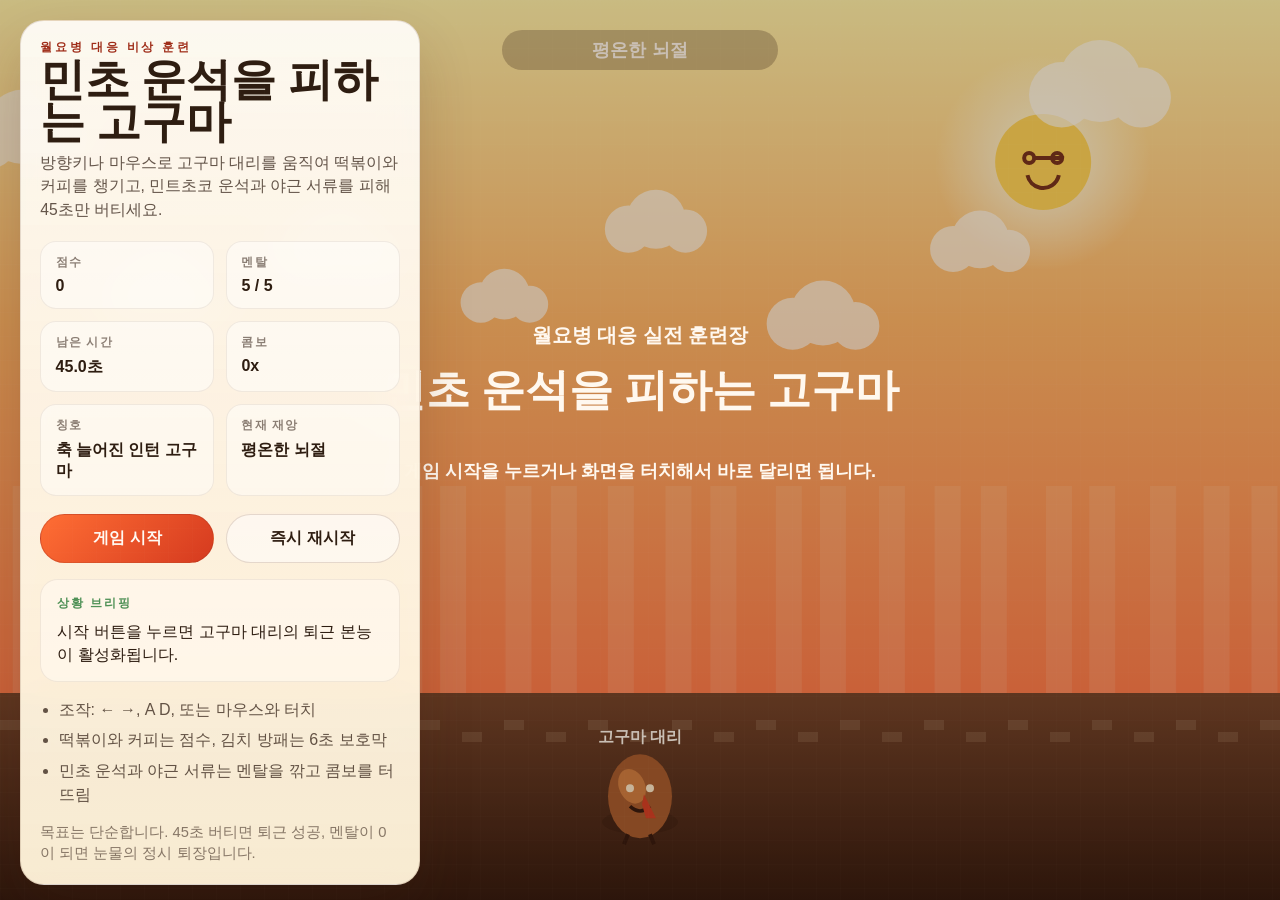
<file: mincho-sweet-potato-game/index.html>
<!DOCTYPE html>
<html lang="ko">
  <head>
    <meta charset="UTF-8" />
    <meta name="viewport" content="width=device-width, initial-scale=1.0" />
    <title>민초 운석을 피하는 고구마</title>
    <link rel="stylesheet" href="./styles.css" />
  </head>
  <body>
    <main class="app-shell">
      <canvas id="scene" aria-label="병맛 액션 게임 화면"></canvas>

      <section class="hud-panel" aria-label="게임 정보 패널">
        <div class="panel-head">
          <p class="eyebrow">월요병 대응 비상 훈련</p>
          <h1>민초 운석을 피하는 고구마</h1>
          <p class="panel-copy">
            방향키나 마우스로 고구마 대리를 움직여 떡볶이와 커피를 챙기고,
            민트초코 운석과 야근 서류를 피해 45초만 버티세요.
          </p>
        </div>

        <dl class="status-grid">
          <div class="status-card">
            <dt>점수</dt>
            <dd id="scoreValue">0</dd>
          </div>
          <div class="status-card">
            <dt>멘탈</dt>
            <dd id="hpValue">5 / 5</dd>
          </div>
          <div class="status-card">
            <dt>남은 시간</dt>
            <dd id="timeValue">45.0초</dd>
          </div>
          <div class="status-card">
            <dt>콤보</dt>
            <dd id="comboValue">0x</dd>
          </div>
          <div class="status-card">
            <dt>칭호</dt>
            <dd id="titleValue">축 늘어진 인턴 고구마</dd>
          </div>
          <div class="status-card">
            <dt>현재 재앙</dt>
            <dd id="eventValue">평온한 뇌절</dd>
          </div>
        </dl>

        <div class="button-row">
          <button id="startButton" class="action primary" type="button">
            게임 시작
          </button>
          <button id="restartButton" class="action" type="button">
            즉시 재시작
          </button>
        </div>

        <section class="briefing" aria-label="상황 브리핑">
          <p class="briefing-label">상황 브리핑</p>
          <p id="messageValue" class="briefing-copy">
            시작 버튼을 누르면 고구마 대리의 퇴근 본능이 활성화됩니다.
          </p>
        </section>

        <ul class="rules">
          <li>조작: ← →, A D, 또는 마우스와 터치</li>
          <li>떡볶이와 커피는 점수, 김치 방패는 6초 보호막</li>
          <li>민초 운석과 야근 서류는 멘탈을 깎고 콤보를 터뜨림</li>
        </ul>

        <p class="control-note">
          목표는 단순합니다. 45초 버티면 퇴근 성공, 멘탈이 0이 되면 눈물의
          정시 퇴장입니다.
        </p>
      </section>
    </main>

    <script src="./main.js"></script>
  </body>
</html>
</file>
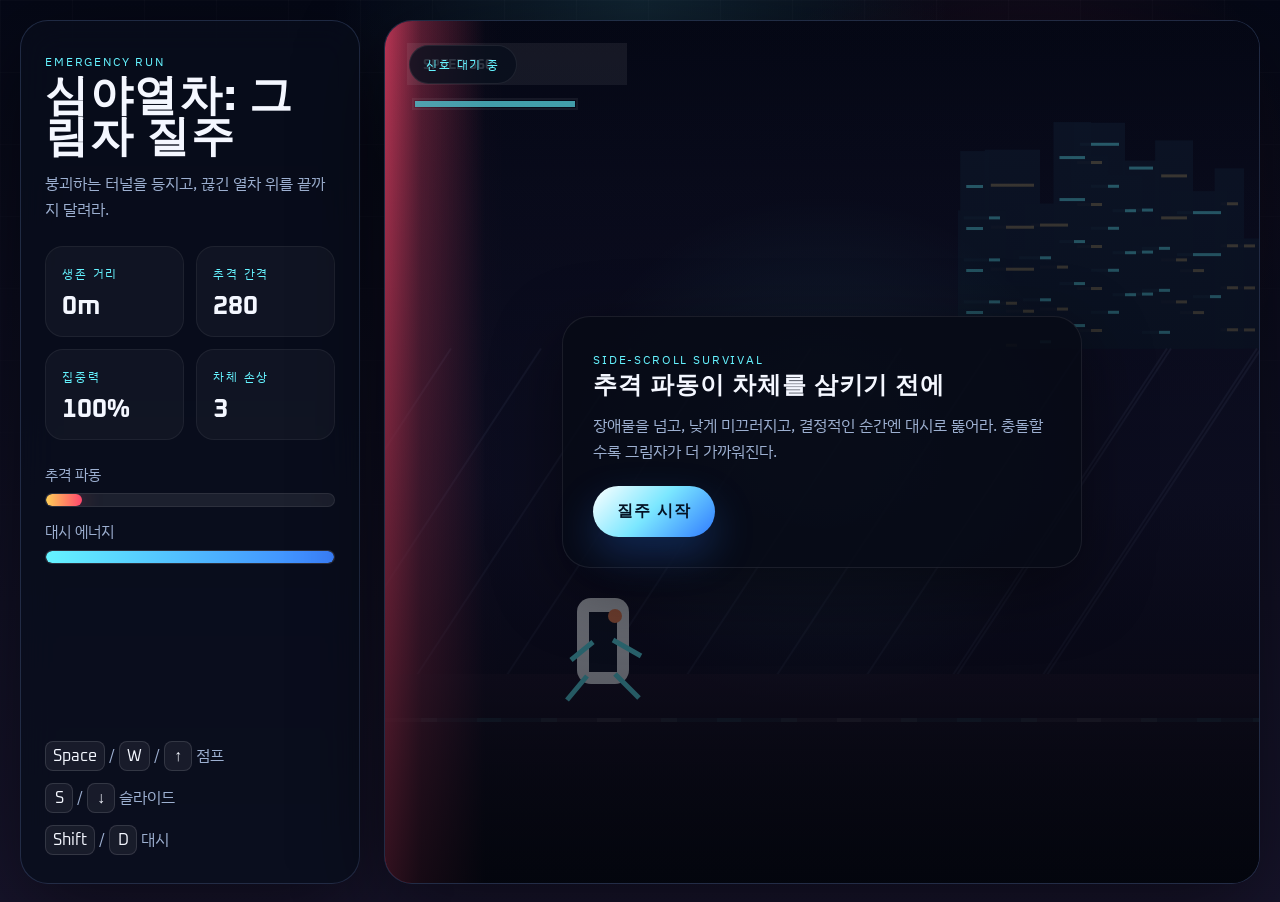
<file: night-runner/index.html>
<!DOCTYPE html>
<html lang="ko">
<head>
  <meta charset="UTF-8">
  <meta name="viewport" content="width=device-width, initial-scale=1.0">
  <title>심야열차: 그림자 질주</title>
  <link rel="preconnect" href="https://fonts.googleapis.com">
  <link rel="preconnect" href="https://fonts.gstatic.com" crossorigin>
  <link href="https://fonts.googleapis.com/css2?family=Oxanium:wght@400;600;700;800&family=IBM+Plex+Sans+KR:wght@400;500;700&display=swap" rel="stylesheet">
  <link rel="stylesheet" href="styles.css">
</head>
<body>
  <main class="app-shell">
    <section class="hud-panel">
      <div class="brand">
        <span class="brand-kicker">EMERGENCY RUN</span>
        <h1>심야열차: 그림자 질주</h1>
        <p>붕괴하는 터널을 등지고, 끊긴 열차 위를 끝까지 달려라.</p>
      </div>
      <div class="hud-grid">
        <div class="meter-card">
          <span class="meter-label">생존 거리</span>
          <strong id="distance-value">0m</strong>
        </div>
        <div class="meter-card">
          <span class="meter-label">추격 간격</span>
          <strong id="pursuit-value">280</strong>
        </div>
        <div class="meter-card">
          <span class="meter-label">집중력</span>
          <strong id="focus-value">100%</strong>
        </div>
        <div class="meter-card">
          <span class="meter-label">차체 손상</span>
          <strong id="hp-value">3</strong>
        </div>
      </div>
      <div class="meter-stack">
        <div class="meter-line">
          <span>추격 파동</span>
          <div class="meter-track"><div id="pursuit-bar" class="meter-fill danger"></div></div>
        </div>
        <div class="meter-line">
          <span>대시 에너지</span>
          <div class="meter-track"><div id="focus-bar" class="meter-fill focus"></div></div>
        </div>
      </div>
      <div class="tips">
        <div><kbd>Space</kbd> / <kbd>W</kbd> / <kbd>↑</kbd> 점프</div>
        <div><kbd>S</kbd> / <kbd>↓</kbd> 슬라이드</div>
        <div><kbd>Shift</kbd> / <kbd>D</kbd> 대시</div>
      </div>
    </section>

    <section class="game-shell">
      <canvas id="game" aria-label="심야열차 횡스크롤 게임"></canvas>

      <div id="title-overlay" class="overlay active">
        <div class="overlay-card title-card">
          <span class="overlay-kicker">SIDE-SCROLL SURVIVAL</span>
          <h2>추격 파동이 차체를 삼키기 전에</h2>
          <p>
            장애물을 넘고, 낮게 미끄러지고, 결정적인 순간엔 대시로 뚫어라.
            충돌할수록 그림자가 더 가까워진다.
          </p>
          <button id="start-button" class="primary-btn">질주 시작</button>
        </div>
      </div>

      <div id="gameover-overlay" class="overlay">
        <div class="overlay-card result-card">
          <span class="overlay-kicker">RUN ENDED</span>
          <h2 id="result-title">추격 파동에 삼켜졌다</h2>
          <p id="result-copy">다시 궤도에 올라 더 멀리 달릴 수 있다.</p>
          <div class="result-stats">
            <div>
              <span>기록</span>
              <strong id="result-distance">0m</strong>
            </div>
            <div>
              <span>위험 등급</span>
              <strong id="result-rank">D</strong>
            </div>
          </div>
          <button id="restart-button" class="primary-btn">다시 시도</button>
        </div>
      </div>

      <div class="status-ribbon">
        <span id="status-text">신호 대기 중</span>
      </div>

      <div class="touch-controls" aria-label="모바일 조작 버튼">
        <button class="touch-btn" data-action="jump">점프</button>
        <button class="touch-btn" data-action="slide">슬라이드</button>
        <button class="touch-btn accent" data-action="dash">대시</button>
      </div>
    </section>
  </main>

  <script src="main.js"></script>
</body>
</html>
</file>
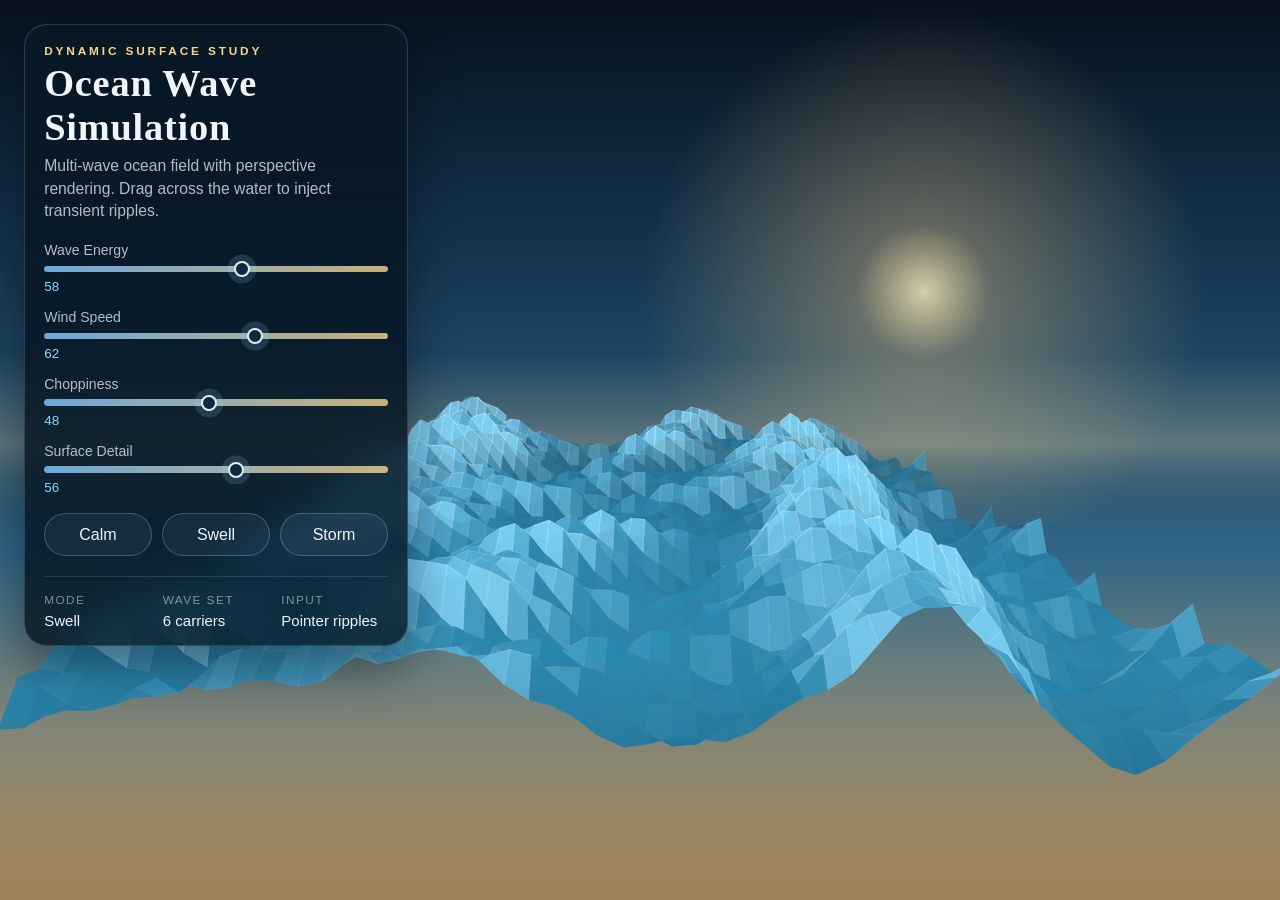
<file: ocean-wave-simulation/index.html>
<!DOCTYPE html>
<html lang="en">
  <head>
    <meta charset="UTF-8" />
    <meta name="viewport" content="width=device-width, initial-scale=1.0" />
    <title>Ocean Wave Simulation</title>
    <link rel="stylesheet" href="./styles.css" />
  </head>
  <body>
    <main class="app-shell">
      <canvas id="scene" aria-label="Ocean wave simulation canvas"></canvas>

      <section class="control-panel" aria-label="Wave controls">
        <div class="panel-head">
          <p class="eyebrow">Dynamic Surface Study</p>
          <h1>Ocean Wave Simulation</h1>
          <p class="panel-copy">
            Multi-wave ocean field with perspective rendering. Drag across the
            water to inject transient ripples.
          </p>
        </div>

        <div class="control-grid">
          <label class="control">
            <span>Wave Energy</span>
            <input id="energy" type="range" min="0" max="100" value="58" />
            <output for="energy" id="energyValue">58</output>
          </label>

          <label class="control">
            <span>Wind Speed</span>
            <input id="wind" type="range" min="0" max="100" value="62" />
            <output for="wind" id="windValue">62</output>
          </label>

          <label class="control">
            <span>Choppiness</span>
            <input id="chop" type="range" min="0" max="100" value="48" />
            <output for="chop" id="chopValue">48</output>
          </label>

          <label class="control">
            <span>Surface Detail</span>
            <input id="detail" type="range" min="0" max="100" value="56" />
            <output for="detail" id="detailValue">56</output>
          </label>
        </div>

        <div class="preset-row">
          <button class="preset" data-preset="calm" type="button">Calm</button>
          <button class="preset" data-preset="swell" type="button">Swell</button>
          <button class="preset" data-preset="storm" type="button">Storm</button>
        </div>

        <dl class="status-grid">
          <div>
            <dt>Mode</dt>
            <dd id="modeValue">Swell</dd>
          </div>
          <div>
            <dt>Wave Set</dt>
            <dd id="waveCount">6 carriers</dd>
          </div>
          <div>
            <dt>Input</dt>
            <dd>Pointer ripples</dd>
          </div>
        </dl>
      </section>
    </main>

    <script src="./main.js"></script>
  </body>
</html>
</file>
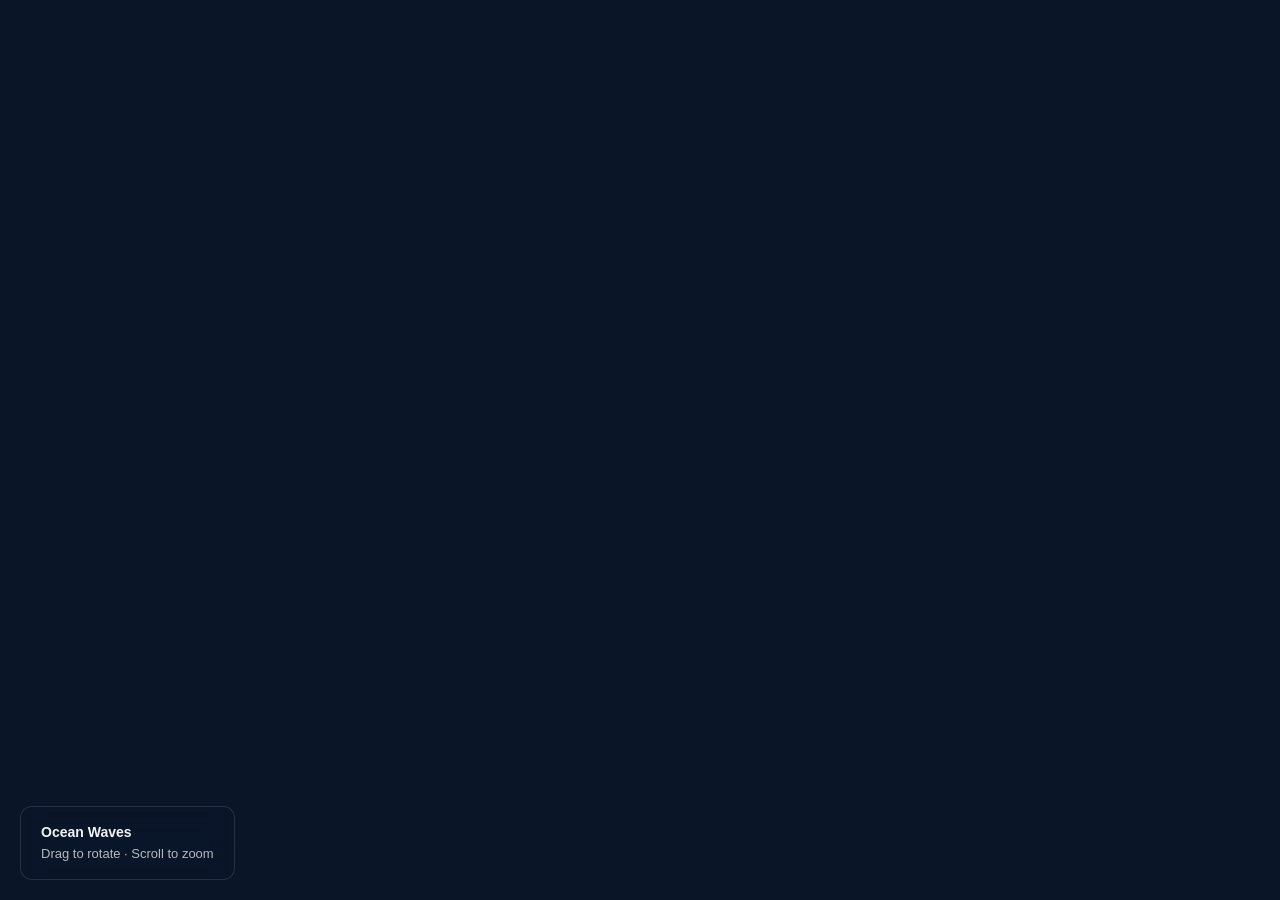
<file: ocean/index.html>
<!DOCTYPE html>
<html lang="en">
<head>
  <meta charset="UTF-8" />
  <meta name="viewport" content="width=device-width, initial-scale=1.0" />
  <title>Ocean Wave Simulation</title>
  <link rel="stylesheet" href="styles.css" />
  <script type="importmap">
    {
      "imports": {
        "three": "https://esm.sh/three@0.176.0",
        "three/addons/": "https://esm.sh/three@0.176.0/examples/jsm/"
      }
    }
  </script>
</head>
<body>
  <canvas id="canvas"></canvas>
  <div id="overlay">
    <strong>Ocean Waves</strong><br />
    Drag to rotate &middot; Scroll to zoom
  </div>
  <script type="module" src="main.js"></script>
</body>
</html>
</file>
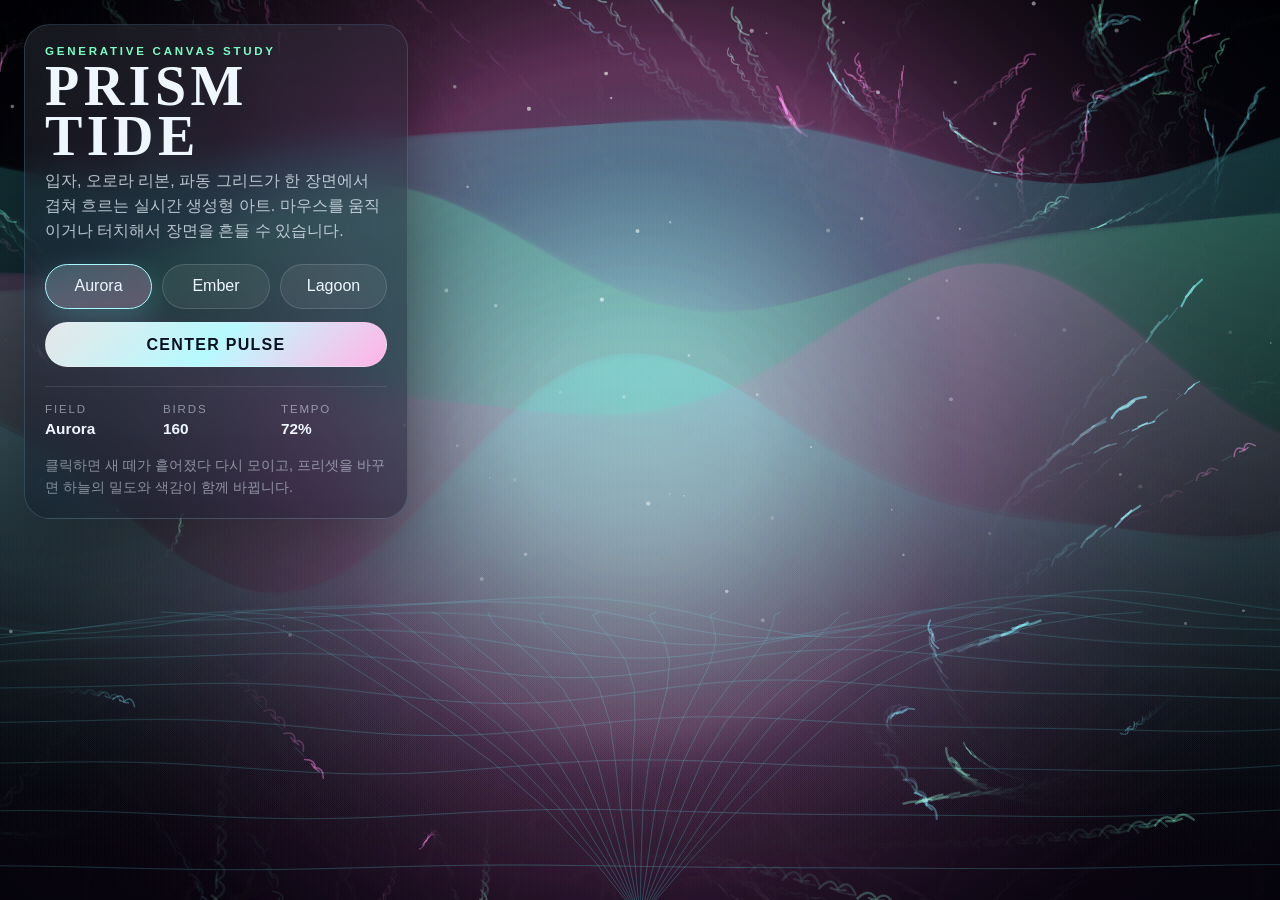
<file: prism-tide/index.html>
<!DOCTYPE html>
<html lang="ko">
  <head>
    <meta charset="UTF-8" />
    <meta name="viewport" content="width=device-width, initial-scale=1.0" />
    <title>Prism Tide</title>
    <link rel="stylesheet" href="./styles.css" />
  </head>
  <body>
    <main class="app-shell">
      <canvas id="scene" aria-label="입자와 파동이 흐르는 생성형 아트 캔버스"></canvas>

      <aside class="control-panel" aria-label="Prism Tide controls">
        <p class="eyebrow">Generative Canvas Study</p>
        <h1>PRISM TIDE</h1>
        <p class="panel-copy">
          입자, 오로라 리본, 파동 그리드가 한 장면에서 겹쳐 흐르는 실시간
          생성형 아트. 마우스를 움직이거나 터치해서 장면을 흔들 수 있습니다.
        </p>

        <div class="preset-row" role="group" aria-label="Palette presets">
          <button class="preset active" data-preset="aurora" type="button">Aurora</button>
          <button class="preset" data-preset="ember" type="button">Ember</button>
          <button class="preset" data-preset="lagoon" type="button">Lagoon</button>
        </div>

        <button id="burst-button" class="burst-button" type="button">
          Center Pulse
        </button>

        <dl class="status-grid">
          <div>
            <dt>Field</dt>
            <dd id="mode-value">Aurora</dd>
          </div>
          <div>
            <dt>Birds</dt>
            <dd id="particle-value">0</dd>
          </div>
          <div>
            <dt>Tempo</dt>
            <dd id="tempo-value">72%</dd>
          </div>
        </dl>

        <p class="micro-copy">
          클릭하면 새 떼가 흩어졌다 다시 모이고, 프리셋을 바꾸면 하늘의 밀도와
          색감이 함께 바뀝니다.
        </p>
      </aside>
    </main>

    <script src="./main.js"></script>
  </body>
</html>
</file>
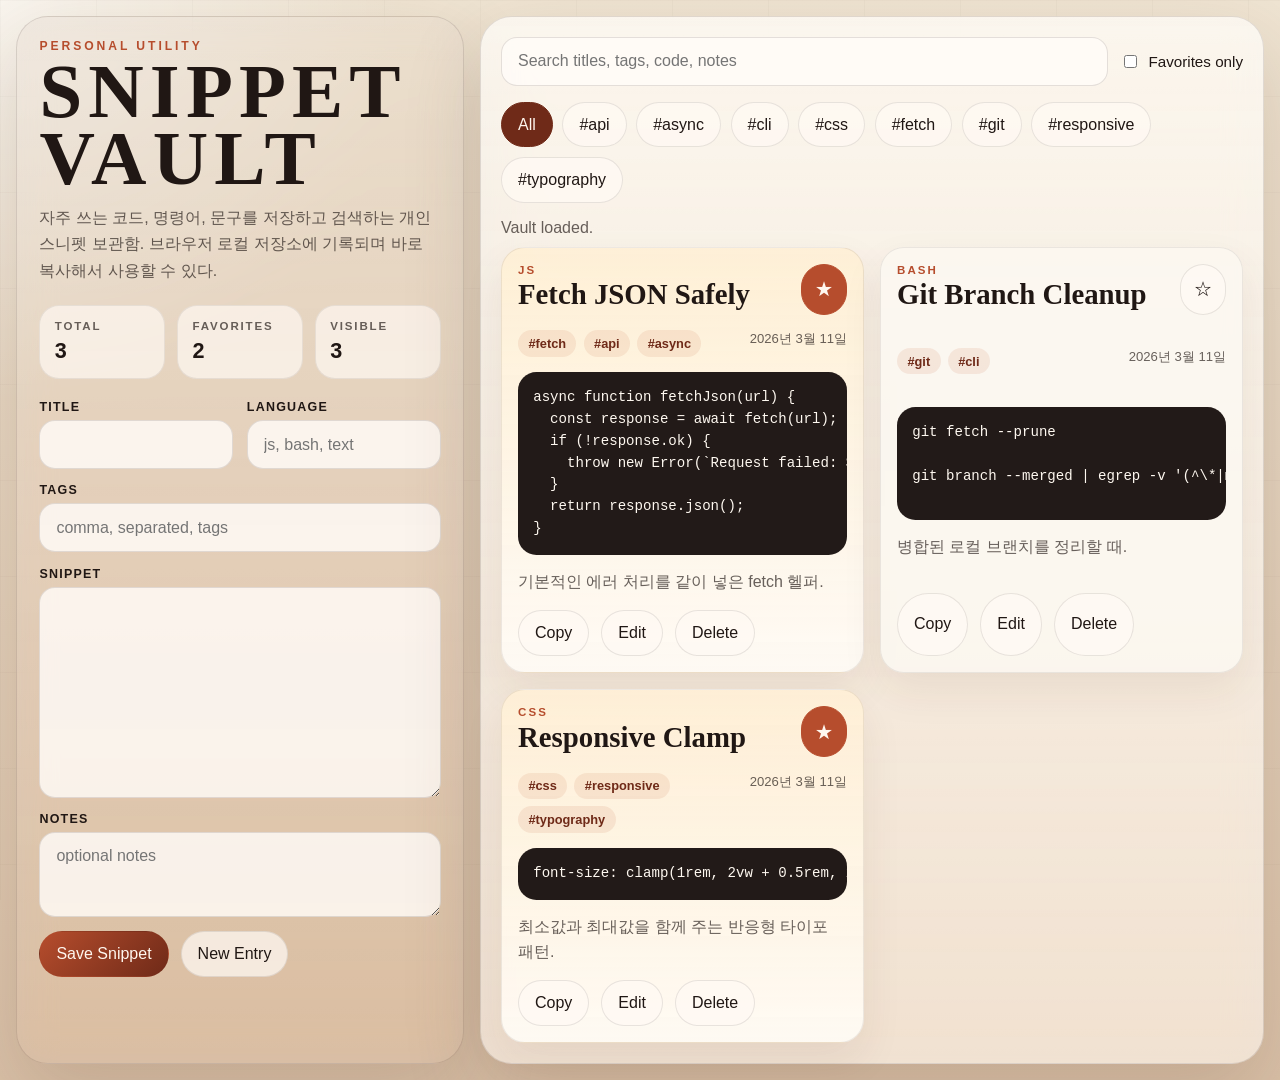
<file: snippet-vault/index.html>
<!DOCTYPE html>
<html lang="ko">
  <head>
    <meta charset="UTF-8" />
    <meta name="viewport" content="width=device-width, initial-scale=1.0" />
    <title>Snippet Vault</title>
    <link rel="stylesheet" href="./styles.css" />
  </head>
  <body>
    <main class="app-shell">
      <section class="intro-panel">
        <p class="eyebrow">Personal Utility</p>
        <h1>SNIPPET VAULT</h1>
        <p class="intro-copy">
          자주 쓰는 코드, 명령어, 문구를 저장하고 검색하는 개인 스니펫 보관함.
          브라우저 로컬 저장소에 기록되며 바로 복사해서 사용할 수 있다.
        </p>

        <div class="stat-grid" aria-label="Vault statistics">
          <div class="stat-card">
            <span class="stat-label">Total</span>
            <strong id="total-count">0</strong>
          </div>
          <div class="stat-card">
            <span class="stat-label">Favorites</span>
            <strong id="favorite-count">0</strong>
          </div>
          <div class="stat-card">
            <span class="stat-label">Visible</span>
            <strong id="visible-count">0</strong>
          </div>
        </div>

        <form id="snippet-form" class="snippet-form" aria-label="Snippet editor">
          <div class="field-row">
            <label class="field">
              <span>Title</span>
              <input id="title-input" name="title" type="text" maxlength="80" required />
            </label>
            <label class="field">
              <span>Language</span>
              <input id="language-input" name="language" type="text" maxlength="40" placeholder="js, bash, text" />
            </label>
          </div>

          <label class="field">
            <span>Tags</span>
            <input id="tags-input" name="tags" type="text" maxlength="120" placeholder="comma, separated, tags" />
          </label>

          <label class="field">
            <span>Snippet</span>
            <textarea id="content-input" name="content" rows="10" required></textarea>
          </label>

          <label class="field">
            <span>Notes</span>
            <textarea id="notes-input" name="notes" rows="3" placeholder="optional notes"></textarea>
          </label>

          <div class="form-actions">
            <button class="primary-button" type="submit">Save Snippet</button>
            <button id="reset-button" class="ghost-button" type="button">New Entry</button>
          </div>
        </form>
      </section>

      <section class="vault-panel">
        <div class="toolbar">
          <label class="search-field">
            <span class="sr-only">Search snippets</span>
            <input id="search-input" type="search" placeholder="Search titles, tags, code, notes" />
          </label>

          <label class="favorite-toggle">
            <input id="favorites-only" type="checkbox" />
            <span>Favorites only</span>
          </label>
        </div>

        <div id="tag-row" class="tag-row" aria-label="Tag filters"></div>

        <p id="status-message" class="status-message" aria-live="polite">
          Ready.
        </p>

        <div id="snippet-list" class="snippet-list" aria-live="polite"></div>
      </section>
    </main>

    <template id="snippet-card-template">
      <article class="snippet-card">
        <div class="card-head">
          <div>
            <p class="snippet-language"></p>
            <h2 class="snippet-title"></h2>
          </div>
          <button class="favorite-button" type="button" aria-label="Toggle favorite"></button>
        </div>

        <div class="snippet-meta">
          <div class="snippet-tags"></div>
          <p class="snippet-updated"></p>
        </div>

        <pre class="snippet-content"></pre>
        <p class="snippet-notes"></p>

        <div class="card-actions">
          <button class="copy-button" type="button">Copy</button>
          <button class="edit-button" type="button">Edit</button>
          <button class="delete-button" type="button">Delete</button>
        </div>
      </article>
    </template>

    <script src="./main.js"></script>
  </body>
</html>
</file>
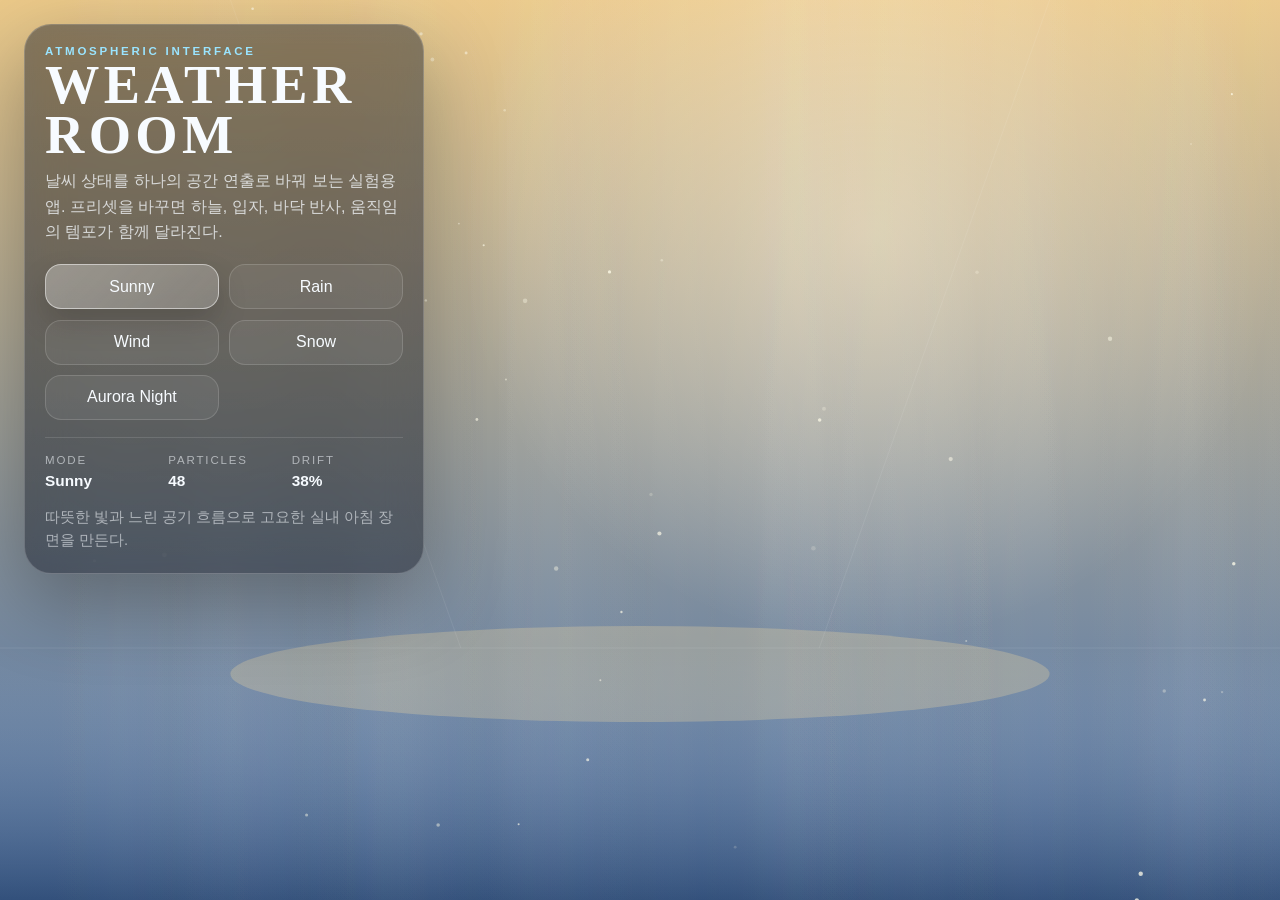
<file: weather-room/index.html>
<!DOCTYPE html>
<html lang="ko">
  <head>
    <meta charset="UTF-8" />
    <meta name="viewport" content="width=device-width, initial-scale=1.0" />
    <title>Weather Room</title>
    <link rel="stylesheet" href="./styles.css" />
  </head>
  <body>
    <main class="app-shell">
      <canvas id="scene" aria-label="날씨 무드를 시각화하는 Weather Room 캔버스"></canvas>

      <aside class="control-panel" aria-label="Weather Room controls">
        <p class="eyebrow">Atmospheric Interface</p>
        <h1>WEATHER ROOM</h1>
        <p class="panel-copy">
          날씨 상태를 하나의 공간 연출로 바꿔 보는 실험용 앱. 프리셋을 바꾸면
          하늘, 입자, 바닥 반사, 움직임의 템포가 함께 달라진다.
        </p>

        <div class="preset-grid" role="group" aria-label="Weather presets">
          <button class="preset active" data-preset="sunny" type="button">Sunny</button>
          <button class="preset" data-preset="rain" type="button">Rain</button>
          <button class="preset" data-preset="wind" type="button">Wind</button>
          <button class="preset" data-preset="snow" type="button">Snow</button>
          <button class="preset" data-preset="aurora" type="button">Aurora Night</button>
        </div>

        <dl class="status-grid">
          <div>
            <dt>Mode</dt>
            <dd id="mode-value">Sunny</dd>
          </div>
          <div>
            <dt>Particles</dt>
            <dd id="density-value">0</dd>
          </div>
          <div>
            <dt>Drift</dt>
            <dd id="tempo-value">0%</dd>
          </div>
        </dl>

        <p id="preset-copy" class="micro-copy">
          따뜻한 빛과 느린 공기 흐름으로 고요한 실내 아침 장면을 만든다.
        </p>
      </aside>
    </main>

    <script src="./main.js"></script>
  </body>
</html>
</file>
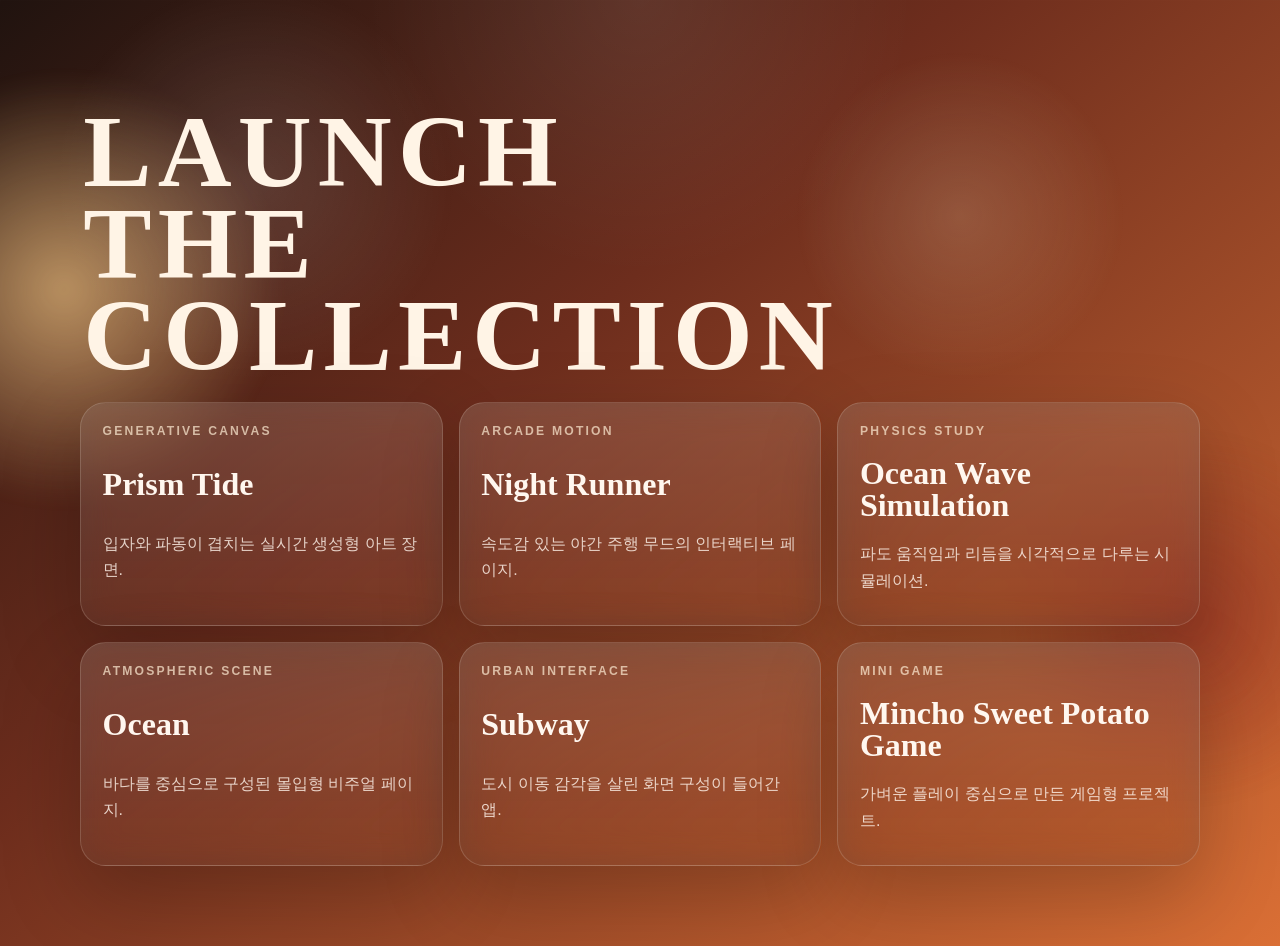
<file: welcom/index.html>
<!DOCTYPE html>
<html lang="ko">
  <head>
    <meta charset="UTF-8" />
    <meta name="viewport" content="width=device-width, initial-scale=1.0" />
    <title>Launch The Collection</title>
    <link rel="stylesheet" href="./styles.css" />
  </head>
  <body>
    <div class="backdrop" aria-hidden="true">
      <div class="orb orb-left"></div>
      <div class="orb orb-right"></div>
      <div class="grid"></div>
    </div>

    <main class="page-shell">
      <section id="apps" class="app-grid-section" aria-label="Codebase applications">
        <div class="section-head">
          <h2>Launch The Collection</h2>
        </div>

        <div class="app-grid">
          <a class="app-link-card" href="../prism-tide/index.html">
            <p class="app-kicker">Generative Canvas</p>
            <h3>Prism Tide</h3>
            <p>입자와 파동이 겹치는 실시간 생성형 아트 장면.</p>
          </a>

          <a class="app-link-card" href="../night-runner/index.html">
            <p class="app-kicker">Arcade Motion</p>
            <h3>Night Runner</h3>
            <p>속도감 있는 야간 주행 무드의 인터랙티브 페이지.</p>
          </a>

          <a class="app-link-card" href="../ocean-wave-simulation/index.html">
            <p class="app-kicker">Physics Study</p>
            <h3>Ocean Wave Simulation</h3>
            <p>파도 움직임과 리듬을 시각적으로 다루는 시뮬레이션.</p>
          </a>

          <a class="app-link-card" href="../ocean/index.html">
            <p class="app-kicker">Atmospheric Scene</p>
            <h3>Ocean</h3>
            <p>바다를 중심으로 구성된 몰입형 비주얼 페이지.</p>
          </a>

          <a class="app-link-card" href="../subway/index.html">
            <p class="app-kicker">Urban Interface</p>
            <h3>Subway</h3>
            <p>도시 이동 감각을 살린 화면 구성이 들어간 앱.</p>
          </a>

          <a class="app-link-card" href="../mincho-sweet-potato-game/index.html">
            <p class="app-kicker">Mini Game</p>
            <h3>Mincho Sweet Potato Game</h3>
            <p>가벼운 플레이 중심으로 만든 게임형 프로젝트.</p>
          </a>
        </div>
      </section>
    </main>

  </body>
</html>
</file>
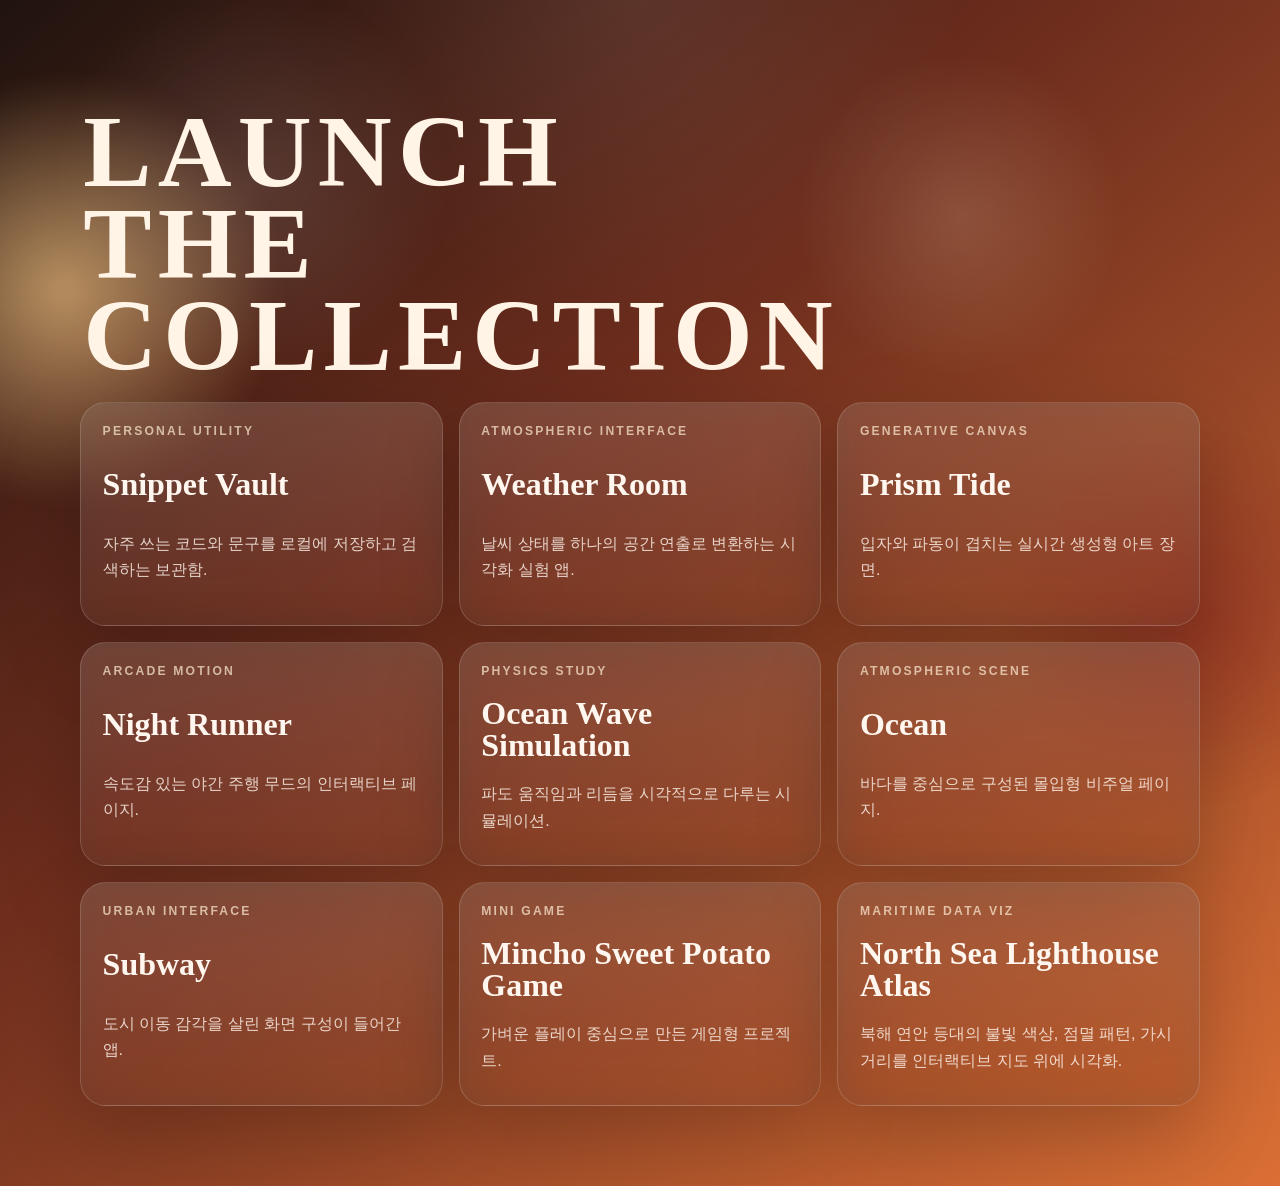
<file: welcome/index.html>
<!DOCTYPE html>
<html lang="ko">
  <head>
    <meta charset="UTF-8" />
    <meta name="viewport" content="width=device-width, initial-scale=1.0" />
    <title>Launch The Collection</title>
    <link rel="stylesheet" href="./styles.css" />
  </head>
  <body>
    <div class="backdrop" aria-hidden="true">
      <div class="orb orb-left"></div>
      <div class="orb orb-right"></div>
      <div class="grid"></div>
    </div>

    <main class="page-shell">
      <section id="apps" class="app-grid-section" aria-label="Codebase applications">
        <div class="section-head">
          <h2>Launch The Collection</h2>
        </div>

        <div class="app-grid">
          <a class="app-link-card" href="../snippet-vault/index.html">
            <p class="app-kicker">Personal Utility</p>
            <h3>Snippet Vault</h3>
            <p>자주 쓰는 코드와 문구를 로컬에 저장하고 검색하는 보관함.</p>
          </a>

          <a class="app-link-card" href="../weather-room/index.html">
            <p class="app-kicker">Atmospheric Interface</p>
            <h3>Weather Room</h3>
            <p>날씨 상태를 하나의 공간 연출로 변환하는 시각화 실험 앱.</p>
          </a>

          <a class="app-link-card" href="../prism-tide/index.html">
            <p class="app-kicker">Generative Canvas</p>
            <h3>Prism Tide</h3>
            <p>입자와 파동이 겹치는 실시간 생성형 아트 장면.</p>
          </a>

          <a class="app-link-card" href="../night-runner/index.html">
            <p class="app-kicker">Arcade Motion</p>
            <h3>Night Runner</h3>
            <p>속도감 있는 야간 주행 무드의 인터랙티브 페이지.</p>
          </a>

          <a class="app-link-card" href="../ocean-wave-simulation/index.html">
            <p class="app-kicker">Physics Study</p>
            <h3>Ocean Wave Simulation</h3>
            <p>파도 움직임과 리듬을 시각적으로 다루는 시뮬레이션.</p>
          </a>

          <a class="app-link-card" href="../ocean/index.html">
            <p class="app-kicker">Atmospheric Scene</p>
            <h3>Ocean</h3>
            <p>바다를 중심으로 구성된 몰입형 비주얼 페이지.</p>
          </a>

          <a class="app-link-card" href="../subway/index.html">
            <p class="app-kicker">Urban Interface</p>
            <h3>Subway</h3>
            <p>도시 이동 감각을 살린 화면 구성이 들어간 앱.</p>
          </a>

          <a class="app-link-card" href="../mincho-sweet-potato-game/index.html">
            <p class="app-kicker">Mini Game</p>
            <h3>Mincho Sweet Potato Game</h3>
            <p>가벼운 플레이 중심으로 만든 게임형 프로젝트.</p>
          </a>

          <a class="app-link-card" href="../claude/north-sea-lighthouses/index.html">
            <p class="app-kicker">Maritime Data Viz</p>
            <h3>North Sea Lighthouse Atlas</h3>
            <p>북해 연안 등대의 불빛 색상, 점멸 패턴, 가시거리를 인터랙티브 지도 위에 시각화.</p>
          </a>
        </div>
      </section>
    </main>

  </body>
</html>
</file>
<file: mincho-sweet-potato-game/styles.css>
:root {
  --bg-cream: #fff3d9;
  --bg-orange: #ff9f5b;
  --bg-red: #ff5e39;
  --panel-bg: rgba(255, 246, 230, 0.84);
  --panel-border: rgba(84, 45, 24, 0.14);
  --text-main: #2e1d11;
  --text-dim: rgba(46, 29, 17, 0.74);
  --text-faint: rgba(46, 29, 17, 0.56);
  --accent: #ff5c2b;
  --accent-deep: #9f2d19;
  --mint: #6ac7a6;
  --good: #4f9156;
  --shadow: rgba(69, 33, 17, 0.18);
}

* {
  box-sizing: border-box;
}

html,
body {
  margin: 0;
  min-height: 100%;
}

body {
  overflow: hidden;
  font-family: "Trebuchet MS", "Apple SD Gothic Neo", "Noto Sans CJK KR", sans-serif;
  color: var(--text-main);
  background:
    radial-gradient(circle at top right, rgba(255, 245, 202, 0.85), transparent 26%),
    linear-gradient(180deg, #ffe28e 0%, var(--bg-orange) 42%, var(--bg-red) 100%);
}

body::before,
body::after {
  content: "";
  position: fixed;
  inset: 0;
  pointer-events: none;
}

body::before {
  background:
    radial-gradient(circle at 14% 18%, rgba(255, 255, 255, 0.3), transparent 14%),
    radial-gradient(circle at 82% 24%, rgba(255, 255, 255, 0.18), transparent 18%),
    radial-gradient(circle at 74% 78%, rgba(111, 198, 167, 0.12), transparent 16%);
}

body::after {
  background-image:
    linear-gradient(rgba(255, 255, 255, 0.08) 1px, transparent 1px),
    linear-gradient(90deg, rgba(255, 255, 255, 0.08) 1px, transparent 1px);
  background-size: 24px 24px;
  opacity: 0.18;
}

.app-shell {
  position: relative;
  min-height: 100vh;
}

#scene {
  display: block;
  width: 100vw;
  height: 100vh;
  touch-action: none;
}

.hud-panel {
  position: absolute;
  top: 1.25rem;
  left: 1.25rem;
  width: min(25rem, calc(100vw - 2rem));
  padding: 1.2rem;
  border: 1px solid var(--panel-border);
  border-radius: 1.5rem;
  background:
    linear-gradient(180deg, rgba(255, 255, 255, 0.64), rgba(255, 242, 214, 0.78)),
    var(--panel-bg);
  backdrop-filter: blur(18px) saturate(115%);
  box-shadow: 0 1.6rem 3.4rem var(--shadow);
  animation: panel-rise 760ms cubic-bezier(0.2, 0.9, 0.2, 1) both;
}

.eyebrow {
  margin: 0;
  color: var(--accent-deep);
  font-size: 0.74rem;
  font-weight: 700;
  letter-spacing: 0.24em;
  text-transform: uppercase;
}

.panel-head h1 {
  margin: 0.2rem 0 0.45rem;
  font-family: Georgia, "Times New Roman", serif;
  font-size: clamp(2rem, 4.4vw, 2.8rem);
  line-height: 0.94;
}

.panel-copy {
  margin: 0;
  color: var(--text-dim);
  line-height: 1.5;
  font-size: 0.98rem;
}

.status-grid {
  display: grid;
  grid-template-columns: repeat(2, minmax(0, 1fr));
  gap: 0.75rem;
  margin: 1.2rem 0 0;
}

.status-card {
  margin: 0;
  padding: 0.82rem 0.9rem;
  border: 1px solid rgba(84, 45, 24, 0.08);
  border-radius: 1rem;
  background: rgba(255, 255, 255, 0.46);
}

.status-card dt {
  margin: 0;
  color: var(--text-faint);
  font-size: 0.74rem;
  font-weight: 700;
  letter-spacing: 0.1em;
  text-transform: uppercase;
}

.status-card dd {
  margin: 0.38rem 0 0;
  font-size: 1rem;
  font-weight: 700;
}

.button-row {
  display: flex;
  gap: 0.7rem;
  margin-top: 1.1rem;
}

.action {
  flex: 1;
  border: 1px solid rgba(95, 48, 24, 0.16);
  border-radius: 999px;
  padding: 0.82rem 1rem;
  color: var(--text-main);
  background: rgba(255, 255, 255, 0.52);
  font: inherit;
  font-weight: 700;
  cursor: pointer;
  transition:
    transform 160ms ease,
    box-shadow 160ms ease,
    border-color 160ms ease,
    background-color 160ms ease;
}

.action:hover,
.action:focus-visible {
  transform: translateY(-1px);
  border-color: rgba(95, 48, 24, 0.32);
  box-shadow: 0 0.7rem 1.4rem rgba(95, 48, 24, 0.12);
}

.action:disabled {
  cursor: default;
  opacity: 0.62;
  transform: none;
  box-shadow: none;
}

.action.primary {
  color: #fffaf4;
  background: linear-gradient(135deg, #ff6e34, #d53a1f);
  border-color: rgba(170, 57, 31, 0.36);
}

.briefing {
  margin-top: 1rem;
  padding: 0.95rem 1rem;
  border-radius: 1.1rem;
  background: rgba(255, 250, 241, 0.68);
  border: 1px solid rgba(84, 45, 24, 0.08);
}

.briefing-label {
  margin: 0;
  color: var(--good);
  font-size: 0.76rem;
  font-weight: 700;
  letter-spacing: 0.16em;
  text-transform: uppercase;
}

.briefing-copy {
  margin: 0.46rem 0 0;
  color: var(--text-main);
  line-height: 1.45;
}

.rules {
  margin: 1rem 0 0;
  padding-left: 1.15rem;
  color: var(--text-dim);
  line-height: 1.5;
}

.rules li + li {
  margin-top: 0.38rem;
}

.control-note {
  margin: 0.95rem 0 0;
  color: var(--text-faint);
  font-size: 0.92rem;
  line-height: 1.45;
}

@keyframes panel-rise {
  from {
    opacity: 0;
    transform: translateY(18px);
  }

  to {
    opacity: 1;
    transform: translateY(0);
  }
}

@media (max-width: 760px) {
  .hud-panel {
    top: auto;
    right: 1rem;
    bottom: 1rem;
    left: 1rem;
    width: auto;
    padding: 1rem;
  }

  .panel-head h1 {
    font-size: clamp(1.8rem, 8vw, 2.4rem);
  }

  .status-grid {
    grid-template-columns: 1fr 1fr;
  }

  .button-row {
    flex-direction: column;
  }
}

@media (max-width: 520px) {
  .status-grid {
    grid-template-columns: 1fr;
  }
}

@media (prefers-reduced-motion: reduce) {
  .hud-panel,
  .action {
    animation: none;
    transition: none;
  }
}
</file>
<file: night-runner/styles.css>
:root {
  --bg-top: #050816;
  --bg-bottom: #17142b;
  --panel: rgba(8, 14, 28, 0.78);
  --panel-border: rgba(146, 181, 255, 0.18);
  --text-main: #f4f7ff;
  --text-muted: #9db0d1;
  --cyan: #65f3ff;
  --orange: #ff8b5c;
  --red: #ff476d;
  --lime: #c7ff7f;
  --track: rgba(255, 255, 255, 0.08);
  --shadow: 0 24px 90px rgba(0, 0, 0, 0.48);
}

* {
  box-sizing: border-box;
}

html,
body {
  margin: 0;
  min-height: 100%;
}

body {
  font-family: "IBM Plex Sans KR", sans-serif;
  color: var(--text-main);
  background:
    radial-gradient(circle at top, rgba(101, 243, 255, 0.12), transparent 28%),
    radial-gradient(circle at 80% 20%, rgba(255, 71, 109, 0.12), transparent 22%),
    linear-gradient(180deg, var(--bg-top), var(--bg-bottom));
  overflow: hidden;
}

body::before {
  content: "";
  position: fixed;
  inset: 0;
  background-image:
    linear-gradient(rgba(255, 255, 255, 0.04) 1px, transparent 1px),
    linear-gradient(90deg, rgba(255, 255, 255, 0.04) 1px, transparent 1px);
  background-size: 72px 72px;
  mask-image: linear-gradient(180deg, rgba(0, 0, 0, 0.5), transparent 85%);
  pointer-events: none;
}

.app-shell {
  min-height: 100vh;
  display: grid;
  grid-template-columns: 340px minmax(0, 1fr);
  gap: 24px;
  padding: 20px;
}

.hud-panel,
.game-shell {
  position: relative;
  border: 1px solid var(--panel-border);
  border-radius: 28px;
  backdrop-filter: blur(18px);
  background: var(--panel);
  box-shadow: var(--shadow);
}

.hud-panel {
  padding: 28px 24px;
  display: flex;
  flex-direction: column;
  gap: 24px;
}

.brand h1,
.overlay-card h2 {
  font-family: "Oxanium", sans-serif;
  margin: 0;
  font-weight: 800;
  letter-spacing: 0.04em;
  text-transform: uppercase;
}

.brand h1 {
  font-size: clamp(2rem, 4vw, 2.7rem);
  line-height: 0.95;
  margin-top: 6px;
}

.brand p,
.overlay-card p {
  margin: 12px 0 0;
  color: var(--text-muted);
  line-height: 1.6;
}

.brand-kicker,
.overlay-kicker,
.meter-label,
.status-ribbon,
.result-stats span {
  letter-spacing: 0.16em;
  text-transform: uppercase;
  font-size: 0.72rem;
  color: var(--cyan);
}

.hud-grid {
  display: grid;
  grid-template-columns: repeat(2, minmax(0, 1fr));
  gap: 12px;
}

.meter-card {
  padding: 14px 16px;
  border-radius: 18px;
  background: rgba(255, 255, 255, 0.035);
  border: 1px solid rgba(255, 255, 255, 0.06);
}

.meter-card strong {
  display: block;
  margin-top: 8px;
  font-family: "Oxanium", sans-serif;
  font-size: 1.6rem;
}

.meter-stack {
  display: flex;
  flex-direction: column;
  gap: 14px;
}

.meter-line {
  display: grid;
  gap: 8px;
}

.meter-line span {
  color: var(--text-muted);
  font-size: 0.95rem;
}

.meter-track {
  height: 14px;
  border-radius: 999px;
  overflow: hidden;
  background: var(--track);
  border: 1px solid rgba(255, 255, 255, 0.08);
}

.meter-fill {
  height: 100%;
  width: 50%;
  border-radius: inherit;
  transition: width 180ms ease;
}

.meter-fill.danger {
  background: linear-gradient(90deg, #ffcf57, var(--red));
  box-shadow: 0 0 22px rgba(255, 71, 109, 0.4);
}

.meter-fill.focus {
  background: linear-gradient(90deg, var(--cyan), #3b82ff);
  box-shadow: 0 0 22px rgba(101, 243, 255, 0.35);
}

.tips {
  margin-top: auto;
  display: grid;
  gap: 12px;
  color: var(--text-muted);
}

kbd {
  font-family: "Oxanium", sans-serif;
  display: inline-flex;
  align-items: center;
  justify-content: center;
  min-width: 28px;
  padding: 4px 7px;
  border-radius: 8px;
  border: 1px solid rgba(255, 255, 255, 0.12);
  background: rgba(255, 255, 255, 0.06);
  color: var(--text-main);
}

.game-shell {
  overflow: hidden;
  min-height: 720px;
}

canvas {
  width: 100%;
  height: 100%;
  display: block;
}

.overlay {
  position: absolute;
  inset: 0;
  display: none;
  align-items: center;
  justify-content: center;
  padding: 24px;
  background:
    linear-gradient(180deg, rgba(2, 4, 12, 0.14), rgba(2, 4, 12, 0.78)),
    radial-gradient(circle at center, rgba(101, 243, 255, 0.14), transparent 42%);
}

.overlay.active {
  display: flex;
}

.overlay-card {
  width: min(520px, 100%);
  padding: 30px;
  border-radius: 28px;
  background: rgba(7, 11, 22, 0.88);
  border: 1px solid rgba(255, 255, 255, 0.08);
  box-shadow: 0 20px 70px rgba(0, 0, 0, 0.45);
}

.title-card {
  transform: translateY(-4%);
}

.primary-btn {
  margin-top: 22px;
  appearance: none;
  border: none;
  border-radius: 999px;
  padding: 15px 24px;
  background: linear-gradient(135deg, #ffffff, #7be7ff 48%, #2f7aff);
  color: #031224;
  font-family: "Oxanium", sans-serif;
  font-size: 1rem;
  font-weight: 800;
  letter-spacing: 0.08em;
  cursor: pointer;
  box-shadow: 0 18px 40px rgba(47, 122, 255, 0.26);
}

.primary-btn:hover {
  transform: translateY(-2px);
}

.result-stats {
  display: grid;
  grid-template-columns: repeat(2, minmax(0, 1fr));
  gap: 12px;
  margin-top: 18px;
}

.result-stats div {
  padding: 16px;
  border-radius: 18px;
  background: rgba(255, 255, 255, 0.045);
}

.result-stats strong {
  display: block;
  margin-top: 6px;
  font-family: "Oxanium", sans-serif;
  font-size: 1.4rem;
}

.status-ribbon {
  position: absolute;
  top: 24px;
  left: 24px;
  padding: 10px 16px;
  border-radius: 999px;
  background: rgba(8, 14, 28, 0.8);
  border: 1px solid rgba(255, 255, 255, 0.08);
}

.touch-controls {
  position: absolute;
  right: 18px;
  bottom: 18px;
  display: none;
  gap: 10px;
}

.touch-btn {
  appearance: none;
  border: 1px solid rgba(255, 255, 255, 0.14);
  background: rgba(8, 14, 28, 0.86);
  color: var(--text-main);
  border-radius: 18px;
  min-width: 92px;
  padding: 14px 16px;
  font-family: "IBM Plex Sans KR", sans-serif;
  font-weight: 700;
}

.touch-btn.accent {
  background: linear-gradient(135deg, rgba(255, 139, 92, 0.34), rgba(255, 71, 109, 0.34));
}

@media (max-width: 1100px) {
  body {
    overflow: auto;
  }

  .app-shell {
    grid-template-columns: 1fr;
    padding: 14px;
  }

  .game-shell {
    min-height: 72vh;
  }
}

@media (max-width: 760px) {
  .hud-panel {
    gap: 18px;
    padding: 18px;
  }

  .hud-grid {
    grid-template-columns: repeat(2, minmax(0, 1fr));
  }

  .game-shell {
    min-height: 68vh;
    border-radius: 24px;
  }

  .overlay-card {
    padding: 24px;
  }

  .touch-controls {
    display: flex;
    left: 18px;
    justify-content: space-between;
  }
}
</file>
<file: ocean-wave-simulation/styles.css>
:root {
  --bg-top: #061726;
  --bg-mid: #103550;
  --bg-bottom: #f3b86a;
  --panel-bg: rgba(7, 18, 29, 0.56);
  --panel-border: rgba(197, 229, 255, 0.18);
  --text-main: #eff5f9;
  --text-dim: rgba(239, 245, 249, 0.74);
  --text-faint: rgba(239, 245, 249, 0.5);
  --accent: #89d7ff;
  --accent-strong: #f7d58e;
  --shadow: rgba(4, 9, 18, 0.44);
}

* {
  box-sizing: border-box;
}

html,
body {
  margin: 0;
  min-height: 100%;
}

body {
  overflow: hidden;
  font-family: "Avenir Next", "Trebuchet MS", "Segoe UI", sans-serif;
  color: var(--text-main);
  background:
    radial-gradient(circle at top right, rgba(255, 220, 159, 0.28), transparent 28%),
    linear-gradient(180deg, var(--bg-top) 0%, var(--bg-mid) 48%, #0c2940 72%, #051019 100%);
}

body::before {
  content: "";
  position: fixed;
  inset: 0;
  background:
    radial-gradient(circle at 18% 24%, rgba(255, 190, 118, 0.16), transparent 18%),
    radial-gradient(circle at 80% 18%, rgba(145, 207, 255, 0.12), transparent 22%);
  pointer-events: none;
}

.app-shell {
  position: relative;
  min-height: 100vh;
}

#scene {
  display: block;
  width: 100vw;
  height: 100vh;
}

.control-panel {
  position: absolute;
  top: 1.5rem;
  left: 1.5rem;
  width: min(24rem, calc(100vw - 2rem));
  padding: 1.2rem 1.2rem 1rem;
  border: 1px solid var(--panel-border);
  border-radius: 1.4rem;
  background:
    linear-gradient(180deg, rgba(11, 25, 38, 0.72), rgba(5, 14, 24, 0.52)),
    var(--panel-bg);
  backdrop-filter: blur(18px) saturate(140%);
  box-shadow: 0 1.4rem 3rem var(--shadow);
  animation: panel-rise 780ms cubic-bezier(0.2, 0.9, 0.2, 1) both;
}

.panel-head h1 {
  margin: 0.15rem 0 0.4rem;
  font-family: Baskerville, "Palatino Linotype", "Book Antiqua", serif;
  font-size: clamp(1.9rem, 4vw, 2.4rem);
  font-weight: 600;
  letter-spacing: 0.02em;
}

.eyebrow {
  margin: 0;
  color: var(--accent-strong);
  font-size: 0.74rem;
  font-weight: 600;
  letter-spacing: 0.24em;
  text-transform: uppercase;
}

.panel-copy {
  margin: 0;
  color: var(--text-dim);
  line-height: 1.45;
  font-size: 0.98rem;
}

.control-grid {
  display: grid;
  gap: 0.95rem;
  margin-top: 1.2rem;
}

.control {
  display: grid;
  grid-template-columns: 1fr auto;
  gap: 0.45rem 0.9rem;
  align-items: center;
}

.control span {
  font-size: 0.88rem;
  color: var(--text-dim);
}

.control output {
  font-size: 0.84rem;
  color: var(--accent);
  font-variant-numeric: tabular-nums;
}

.control input[type="range"] {
  grid-column: 1 / -1;
  width: 100%;
  height: 0.4rem;
  margin: 0;
  appearance: none;
  border-radius: 999px;
  outline: none;
  background: linear-gradient(90deg, rgba(120, 183, 235, 0.9), rgba(247, 213, 142, 0.8));
}

.control input[type="range"]::-webkit-slider-thumb {
  appearance: none;
  width: 1rem;
  height: 1rem;
  border-radius: 50%;
  border: 2px solid rgba(255, 255, 255, 0.9);
  background: #0e2940;
  box-shadow: 0 0 0 0.4rem rgba(136, 214, 255, 0.16);
}

.control input[type="range"]::-moz-range-thumb {
  width: 1rem;
  height: 1rem;
  border: 2px solid rgba(255, 255, 255, 0.9);
  border-radius: 50%;
  background: #0e2940;
  box-shadow: 0 0 0 0.4rem rgba(136, 214, 255, 0.16);
}

.preset-row {
  display: flex;
  gap: 0.65rem;
  margin-top: 1.15rem;
}

.preset {
  flex: 1;
  border: 1px solid rgba(198, 233, 255, 0.24);
  border-radius: 999px;
  padding: 0.7rem 0.9rem;
  color: var(--text-main);
  background: rgba(114, 160, 197, 0.1);
  font: inherit;
  cursor: pointer;
  transition:
    transform 160ms ease,
    background-color 160ms ease,
    border-color 160ms ease;
}

.preset:hover,
.preset:focus-visible {
  transform: translateY(-1px);
  background: rgba(114, 160, 197, 0.18);
  border-color: rgba(198, 233, 255, 0.42);
}

.status-grid {
  display: grid;
  grid-template-columns: repeat(3, 1fr);
  gap: 0.75rem;
  margin: 1.25rem 0 0;
  padding-top: 1rem;
  border-top: 1px solid rgba(198, 233, 255, 0.12);
}

.status-grid dt {
  margin: 0;
  color: var(--text-faint);
  font-size: 0.74rem;
  text-transform: uppercase;
  letter-spacing: 0.12em;
}

.status-grid dd {
  margin: 0.35rem 0 0;
  color: var(--text-main);
  font-size: 0.94rem;
}

@keyframes panel-rise {
  from {
    opacity: 0;
    transform: translateY(18px);
  }

  to {
    opacity: 1;
    transform: translateY(0);
  }
}

@media (max-width: 720px) {
  .control-panel {
    top: auto;
    right: 1rem;
    bottom: 1rem;
    left: 1rem;
    width: auto;
    padding: 1rem;
  }

  .panel-copy {
    font-size: 0.92rem;
  }

  .status-grid {
    grid-template-columns: 1fr;
  }
}

@media (prefers-reduced-motion: reduce) {
  .control-panel,
  .preset {
    animation: none;
    transition: none;
  }
}
</file>
<file: ocean/styles.css>
*, *::before, *::after { margin: 0; padding: 0; box-sizing: border-box; }

html, body {
  width: 100%; height: 100%;
  overflow: hidden;
  background: #0a1628;
}

canvas {
  display: block;
  width: 100%; height: 100%;
}

#overlay {
  position: fixed;
  bottom: 20px; left: 20px;
  padding: 14px 20px;
  background: rgba(10, 22, 40, 0.55);
  backdrop-filter: blur(12px);
  -webkit-backdrop-filter: blur(12px);
  border: 1px solid rgba(255, 255, 255, 0.12);
  border-radius: 12px;
  color: rgba(255, 255, 255, 0.7);
  font: 13px/1.6 -apple-system, BlinkMacSystemFont, 'Segoe UI', sans-serif;
  pointer-events: none;
  user-select: none;
}

#overlay strong {
  color: rgba(255, 255, 255, 0.95);
  font-size: 14px;
}
</file>
<file: prism-tide/styles.css>
:root {
  --bg-top: #040816;
  --bg-mid: #0c1735;
  --bg-bottom: #180c2c;
  --panel-bg: rgba(8, 10, 20, 0.48);
  --panel-border: rgba(146, 211, 255, 0.18);
  --text-main: #eef7ff;
  --text-dim: rgba(238, 247, 255, 0.74);
  --text-faint: rgba(238, 247, 255, 0.5);
  --accent: #6cf5ff;
  --accent-strong: #7affc2;
  --accent-warm: #ff7fd7;
  --shadow: 0 24px 80px rgba(0, 0, 0, 0.42);
}

* {
  box-sizing: border-box;
}

html,
body {
  margin: 0;
  min-height: 100%;
}

body {
  overflow: hidden;
  color: var(--text-main);
  font-family: "Avenir Next", "Trebuchet MS", "Segoe UI", sans-serif;
  background:
    radial-gradient(circle at top left, rgba(255, 255, 255, 0.05), transparent 22%),
    radial-gradient(circle at 82% 18%, color-mix(in srgb, var(--accent-warm) 34%, transparent), transparent 26%),
    linear-gradient(180deg, var(--bg-top), var(--bg-mid) 48%, var(--bg-bottom));
}

body::before,
body::after {
  content: "";
  position: fixed;
  inset: 0;
  pointer-events: none;
}

body::before {
  background:
    radial-gradient(circle at 20% 18%, color-mix(in srgb, var(--accent) 18%, transparent), transparent 20%),
    radial-gradient(circle at 78% 10%, color-mix(in srgb, var(--accent-strong) 12%, transparent), transparent 18%);
  filter: blur(12px);
}

body::after {
  background-image:
    linear-gradient(rgba(255, 255, 255, 0.04) 1px, transparent 1px),
    linear-gradient(90deg, rgba(255, 255, 255, 0.04) 1px, transparent 1px);
  background-size: 120px 120px;
  mask-image: linear-gradient(180deg, rgba(0, 0, 0, 0.28), transparent 76%);
  opacity: 0.38;
}

.app-shell {
  position: relative;
  min-height: 100vh;
}

#scene {
  display: block;
  width: 100vw;
  height: 100vh;
  cursor: crosshair;
}

.control-panel {
  position: absolute;
  top: 1.5rem;
  left: 1.5rem;
  width: min(24rem, calc(100vw - 2rem));
  padding: 1.25rem;
  border: 1px solid var(--panel-border);
  border-radius: 1.6rem;
  background:
    linear-gradient(180deg, rgba(255, 255, 255, 0.08), rgba(255, 255, 255, 0.02)),
    var(--panel-bg);
  backdrop-filter: blur(18px) saturate(150%);
  box-shadow: var(--shadow);
  animation: panel-rise 860ms cubic-bezier(0.2, 0.9, 0.2, 1) both;
}

.eyebrow {
  margin: 0;
  color: var(--accent-strong);
  font-size: 0.72rem;
  font-weight: 700;
  letter-spacing: 0.24em;
  text-transform: uppercase;
}

.control-panel h1 {
  margin: 0.22rem 0 0.5rem;
  font-family: "Iowan Old Style", "Palatino Linotype", "Book Antiqua", Georgia, serif;
  font-size: clamp(2.3rem, 7vw, 3.5rem);
  line-height: 0.9;
  letter-spacing: 0.08em;
}

.panel-copy,
.micro-copy {
  margin: 0;
  color: var(--text-dim);
  line-height: 1.55;
}

.preset-row {
  display: flex;
  gap: 0.65rem;
  margin-top: 1.25rem;
}

.preset,
.burst-button {
  appearance: none;
  border: 1px solid rgba(255, 255, 255, 0.14);
  border-radius: 999px;
  padding: 0.78rem 0.95rem;
  color: var(--text-main);
  background: rgba(255, 255, 255, 0.06);
  font: inherit;
  cursor: pointer;
  transition:
    transform 180ms ease,
    border-color 180ms ease,
    background-color 180ms ease,
    box-shadow 180ms ease;
}

.preset {
  flex: 1;
}

.preset:hover,
.preset:focus-visible,
.burst-button:hover,
.burst-button:focus-visible {
  transform: translateY(-1px);
  border-color: rgba(255, 255, 255, 0.34);
  background: rgba(255, 255, 255, 0.12);
}

.preset.active {
  border-color: color-mix(in srgb, var(--accent) 58%, white);
  background:
    linear-gradient(135deg, color-mix(in srgb, var(--accent) 16%, transparent), color-mix(in srgb, var(--accent-warm) 18%, transparent)),
    rgba(255, 255, 255, 0.1);
  box-shadow: 0 10px 30px color-mix(in srgb, var(--accent) 22%, transparent);
}

.burst-button {
  width: 100%;
  margin-top: 0.85rem;
  background:
    linear-gradient(135deg, rgba(255, 255, 255, 0.88), color-mix(in srgb, var(--accent) 50%, white), color-mix(in srgb, var(--accent-warm) 60%, white));
  color: #091120;
  font-weight: 800;
  letter-spacing: 0.08em;
  text-transform: uppercase;
}

.status-grid {
  display: grid;
  grid-template-columns: repeat(3, 1fr);
  gap: 0.75rem;
  margin: 1.15rem 0 0;
  padding-top: 1rem;
  border-top: 1px solid rgba(255, 255, 255, 0.1);
}

.status-grid dt {
  margin: 0;
  color: var(--text-faint);
  font-size: 0.72rem;
  text-transform: uppercase;
  letter-spacing: 0.16em;
}

.status-grid dd {
  margin: 0.32rem 0 0;
  font-size: 0.96rem;
  font-weight: 600;
}

.micro-copy {
  margin-top: 1rem;
  color: var(--text-faint);
  font-size: 0.9rem;
}

@keyframes panel-rise {
  from {
    opacity: 0;
    transform: translateY(16px);
  }

  to {
    opacity: 1;
    transform: translateY(0);
  }
}

@media (max-width: 720px) {
  .control-panel {
    top: auto;
    right: 1rem;
    bottom: 1rem;
    left: 1rem;
    width: auto;
    padding: 1rem;
  }

  .preset-row {
    flex-wrap: wrap;
  }

  .preset {
    min-width: calc(50% - 0.35rem);
  }

  .status-grid {
    grid-template-columns: 1fr;
  }
}

@media (prefers-reduced-motion: reduce) {
  .control-panel,
  .preset,
  .burst-button {
    animation: none;
    transition: none;
  }
}
</file>
<file: snippet-vault/styles.css>
:root {
  --bg-top: #efe4d2;
  --bg-bottom: #d9c0a7;
  --ink: #201714;
  --ink-soft: rgba(32, 23, 20, 0.68);
  --paper: rgba(252, 248, 242, 0.86);
  --paper-strong: #fffaf4;
  --border: rgba(32, 23, 20, 0.12);
  --accent: #b64d2d;
  --accent-strong: #6f2a18;
  --accent-soft: #f0b86d;
  --shadow: 0 30px 80px rgba(76, 44, 27, 0.16);
}

* {
  box-sizing: border-box;
}

html,
body {
  margin: 0;
  min-height: 100%;
}

body {
  color: var(--ink);
  font-family: "Avenir Next", "Gill Sans", "Segoe UI", sans-serif;
  background:
    radial-gradient(circle at top left, rgba(255, 255, 255, 0.62), transparent 24%),
    linear-gradient(180deg, var(--bg-top), var(--bg-bottom));
}

body::before {
  content: "";
  position: fixed;
  inset: 0;
  pointer-events: none;
  background-image:
    linear-gradient(rgba(32, 23, 20, 0.04) 1px, transparent 1px),
    linear-gradient(90deg, rgba(32, 23, 20, 0.04) 1px, transparent 1px);
  background-size: 96px 96px;
  opacity: 0.5;
}

.app-shell {
  position: relative;
  display: grid;
  grid-template-columns: minmax(18rem, 28rem) minmax(0, 1fr);
  gap: 1rem;
  min-height: 100vh;
  padding: 1rem;
}

.intro-panel,
.vault-panel {
  position: relative;
  border: 1px solid var(--border);
  border-radius: 2rem;
  box-shadow: var(--shadow);
  backdrop-filter: blur(18px) saturate(135%);
}

.intro-panel {
  padding: 1.4rem;
  background:
    linear-gradient(180deg, rgba(255, 255, 255, 0.32), rgba(255, 255, 255, 0.18)),
    rgba(108, 60, 31, 0.12);
}

.vault-panel {
  padding: 1.25rem;
  background:
    linear-gradient(180deg, rgba(255, 255, 255, 0.46), rgba(255, 255, 255, 0.22)),
    rgba(255, 252, 248, 0.42);
}

.eyebrow {
  margin: 0;
  color: var(--accent);
  font-size: 0.76rem;
  font-weight: 800;
  letter-spacing: 0.24em;
  text-transform: uppercase;
}

.intro-panel h1 {
  margin: 0.28rem 0 0.75rem;
  font-family: "Iowan Old Style", Georgia, serif;
  font-size: clamp(2.8rem, 7vw, 4.8rem);
  line-height: 0.88;
  letter-spacing: 0.08em;
}

.intro-copy {
  margin: 0;
  color: var(--ink-soft);
  line-height: 1.65;
}

.stat-grid {
  display: grid;
  grid-template-columns: repeat(3, minmax(0, 1fr));
  gap: 0.75rem;
  margin-top: 1.3rem;
}

.stat-card {
  padding: 0.9rem;
  border: 1px solid rgba(32, 23, 20, 0.08);
  border-radius: 1.25rem;
  background: rgba(255, 250, 244, 0.68);
}

.stat-label {
  display: block;
  color: var(--ink-soft);
  font-size: 0.72rem;
  font-weight: 700;
  letter-spacing: 0.16em;
  text-transform: uppercase;
}

.stat-card strong {
  display: block;
  margin-top: 0.35rem;
  font-size: 1.35rem;
}

.snippet-form {
  display: grid;
  gap: 0.9rem;
  margin-top: 1.3rem;
}

.field-row {
  display: grid;
  grid-template-columns: repeat(2, minmax(0, 1fr));
  gap: 0.85rem;
}

.field {
  display: grid;
  gap: 0.38rem;
}

.field span {
  font-size: 0.78rem;
  font-weight: 700;
  letter-spacing: 0.1em;
  text-transform: uppercase;
}

.field input,
.field textarea,
.search-field input {
  width: 100%;
  border: 1px solid rgba(32, 23, 20, 0.12);
  border-radius: 1rem;
  padding: 0.9rem 1rem;
  color: var(--ink);
  background: rgba(255, 252, 248, 0.82);
  font: inherit;
}

.field textarea {
  resize: vertical;
}

.field input:focus,
.field textarea:focus,
.search-field input:focus {
  outline: 2px solid rgba(182, 77, 45, 0.2);
  border-color: rgba(182, 77, 45, 0.34);
}

.form-actions,
.toolbar,
.card-actions {
  display: flex;
  flex-wrap: wrap;
  gap: 0.75rem;
}

.primary-button,
.ghost-button,
.favorite-button,
.copy-button,
.edit-button,
.delete-button,
.tag-filter {
  appearance: none;
  border: 1px solid transparent;
  border-radius: 999px;
  padding: 0.8rem 1rem;
  font: inherit;
  cursor: pointer;
  transition:
    transform 160ms ease,
    border-color 160ms ease,
    background-color 160ms ease,
    color 160ms ease;
}

.primary-button {
  color: #fff7ef;
  background: linear-gradient(135deg, var(--accent), var(--accent-strong));
}

.ghost-button,
.copy-button,
.edit-button,
.delete-button,
.favorite-button,
.tag-filter {
  color: var(--ink);
  background: rgba(255, 250, 244, 0.72);
  border-color: rgba(32, 23, 20, 0.1);
}

.primary-button:hover,
.ghost-button:hover,
.copy-button:hover,
.edit-button:hover,
.delete-button:hover,
.favorite-button:hover,
.tag-filter:hover,
.primary-button:focus-visible,
.ghost-button:focus-visible,
.copy-button:focus-visible,
.edit-button:focus-visible,
.delete-button:focus-visible,
.favorite-button:focus-visible,
.tag-filter:focus-visible {
  transform: translateY(-1px);
}

.toolbar {
  align-items: center;
  justify-content: space-between;
}

.search-field {
  flex: 1;
  min-width: 15rem;
}

.favorite-toggle {
  display: inline-flex;
  align-items: center;
  gap: 0.55rem;
  font-size: 0.95rem;
}

.tag-row {
  display: flex;
  flex-wrap: wrap;
  gap: 0.6rem;
  margin-top: 1rem;
}

.tag-filter.active {
  color: #fff7ef;
  background: var(--accent-strong);
  border-color: var(--accent-strong);
}

.status-message {
  min-height: 1.5rem;
  margin: 1rem 0 0;
  color: var(--ink-soft);
}

.snippet-list {
  display: grid;
  grid-template-columns: repeat(2, minmax(0, 1fr));
  gap: 1rem;
  margin-top: 0.25rem;
}

.snippet-card {
  display: grid;
  gap: 0.95rem;
  padding: 1rem;
  border: 1px solid rgba(32, 23, 20, 0.08);
  border-radius: 1.5rem;
  background: var(--paper);
  box-shadow: 0 18px 40px rgba(76, 44, 27, 0.08);
}

.snippet-card.favorite {
  background:
    linear-gradient(180deg, rgba(255, 236, 204, 0.72), rgba(255, 250, 244, 0.86)),
    var(--paper);
}

.card-head,
.snippet-meta {
  display: flex;
  gap: 0.75rem;
  align-items: start;
  justify-content: space-between;
}

.snippet-language,
.snippet-updated {
  margin: 0;
}

.snippet-language {
  color: var(--accent);
  font-size: 0.72rem;
  font-weight: 800;
  letter-spacing: 0.18em;
  text-transform: uppercase;
}

.snippet-title {
  margin: 0.3rem 0 0;
  font-family: "Iowan Old Style", Georgia, serif;
  font-size: 1.8rem;
  line-height: 1;
}

.favorite-button {
  min-width: 2.8rem;
  padding-inline: 0.8rem;
  font-size: 1.1rem;
}

.favorite-button.active {
  color: #fff7ef;
  background: var(--accent);
  border-color: var(--accent);
}

.snippet-tags {
  display: flex;
  flex-wrap: wrap;
  gap: 0.45rem;
}

.snippet-tag {
  display: inline-flex;
  align-items: center;
  border-radius: 999px;
  padding: 0.36rem 0.65rem;
  color: var(--accent-strong);
  background: rgba(182, 77, 45, 0.1);
  font-size: 0.8rem;
  font-weight: 700;
}

.snippet-updated {
  color: var(--ink-soft);
  font-size: 0.82rem;
  white-space: nowrap;
}

.snippet-content {
  overflow: auto;
  margin: 0;
  border-radius: 1.15rem;
  padding: 0.95rem;
  color: #fef8f0;
  background: #221a18;
  font-family: "SFMono-Regular", "Menlo", "Consolas", monospace;
  font-size: 0.88rem;
  line-height: 1.55;
}

.snippet-notes {
  min-height: 1.2rem;
  margin: 0;
  color: var(--ink-soft);
  line-height: 1.55;
}

.empty-state {
  grid-column: 1 / -1;
  padding: 2.4rem 1.2rem;
  border: 1px dashed rgba(32, 23, 20, 0.16);
  border-radius: 1.5rem;
  color: var(--ink-soft);
  text-align: center;
  background: rgba(255, 250, 244, 0.54);
}

.sr-only {
  position: absolute;
  width: 1px;
  height: 1px;
  padding: 0;
  margin: -1px;
  overflow: hidden;
  clip: rect(0, 0, 0, 0);
  white-space: nowrap;
  border: 0;
}

@media (max-width: 1080px) {
  .app-shell {
    grid-template-columns: 1fr;
  }

  .snippet-list {
    grid-template-columns: 1fr;
  }
}

@media (max-width: 640px) {
  .app-shell {
    padding: 0.75rem;
  }

  .intro-panel,
  .vault-panel {
    border-radius: 1.5rem;
  }

  .field-row {
    grid-template-columns: 1fr;
  }

  .stat-grid {
    grid-template-columns: 1fr;
  }
}
</file>
<file: weather-room/styles.css>
:root {
  --bg-top: #ebc989;
  --bg-bottom: #456ea8;
  --haze: rgba(255, 244, 221, 0.45);
  --panel-bg: rgba(14, 19, 29, 0.52);
  --panel-border: rgba(255, 255, 255, 0.18);
  --text-main: #f7fbff;
  --text-dim: rgba(247, 251, 255, 0.76);
  --text-soft: rgba(247, 251, 255, 0.56);
  --accent: #ffe28a;
  --accent-strong: #9ae4ff;
  --shadow: 0 28px 80px rgba(0, 0, 0, 0.3);
}

* {
  box-sizing: border-box;
}

html,
body {
  margin: 0;
  min-height: 100%;
}

body {
  overflow: hidden;
  color: var(--text-main);
  font-family: "Avenir Next", "Trebuchet MS", "Segoe UI", sans-serif;
  background:
    radial-gradient(circle at top left, rgba(255, 255, 255, 0.14), transparent 22%),
    radial-gradient(circle at 85% 18%, var(--haze), transparent 26%),
    linear-gradient(180deg, var(--bg-top), var(--bg-bottom));
}

body::before,
body::after {
  content: "";
  position: fixed;
  inset: 0;
  pointer-events: none;
}

body::before {
  background:
    radial-gradient(circle at 20% 18%, rgba(255, 255, 255, 0.16), transparent 18%),
    radial-gradient(circle at 74% 14%, rgba(255, 255, 255, 0.1), transparent 16%);
  filter: blur(14px);
}

body::after {
  background-image:
    linear-gradient(rgba(255, 255, 255, 0.04) 1px, transparent 1px),
    linear-gradient(90deg, rgba(255, 255, 255, 0.04) 1px, transparent 1px);
  background-size: 120px 120px;
  mask-image: linear-gradient(180deg, rgba(0, 0, 0, 0.3), transparent 78%);
  opacity: 0.4;
}

.app-shell {
  position: relative;
  min-height: 100vh;
}

#scene {
  display: block;
  width: 100vw;
  height: 100vh;
}

.control-panel {
  position: absolute;
  top: 1.5rem;
  left: 1.5rem;
  width: min(25rem, calc(100vw - 2rem));
  padding: 1.25rem;
  border: 1px solid var(--panel-border);
  border-radius: 1.7rem;
  background:
    linear-gradient(180deg, rgba(255, 255, 255, 0.09), rgba(255, 255, 255, 0.03)),
    var(--panel-bg);
  backdrop-filter: blur(18px) saturate(140%);
  box-shadow: var(--shadow);
  animation: panel-rise 760ms cubic-bezier(0.2, 0.9, 0.2, 1) both;
}

.eyebrow {
  margin: 0;
  color: var(--accent-strong);
  font-size: 0.72rem;
  font-weight: 700;
  letter-spacing: 0.24em;
  text-transform: uppercase;
}

.control-panel h1 {
  margin: 0.2rem 0 0.5rem;
  font-family: "Iowan Old Style", "Palatino Linotype", Georgia, serif;
  font-size: clamp(2.2rem, 7vw, 3.4rem);
  line-height: 0.92;
  letter-spacing: 0.08em;
}

.panel-copy,
.micro-copy {
  margin: 0;
  color: var(--text-dim);
  line-height: 1.6;
}

.preset-grid {
  display: grid;
  grid-template-columns: repeat(2, minmax(0, 1fr));
  gap: 0.65rem;
  margin-top: 1.2rem;
}

.preset {
  appearance: none;
  border: 1px solid rgba(255, 255, 255, 0.15);
  border-radius: 1rem;
  padding: 0.78rem 0.9rem;
  color: var(--text-main);
  background: rgba(255, 255, 255, 0.06);
  font: inherit;
  cursor: pointer;
  transition:
    transform 180ms ease,
    border-color 180ms ease,
    background-color 180ms ease,
    box-shadow 180ms ease;
}

.preset:hover,
.preset:focus-visible {
  transform: translateY(-1px);
  border-color: rgba(255, 255, 255, 0.34);
  background: rgba(255, 255, 255, 0.12);
}

.preset.active {
  border-color: rgba(255, 255, 255, 0.5);
  background:
    linear-gradient(135deg, rgba(255, 255, 255, 0.22), rgba(255, 255, 255, 0.08)),
    rgba(255, 255, 255, 0.12);
  box-shadow: 0 14px 30px rgba(0, 0, 0, 0.16);
}

.status-grid {
  display: grid;
  grid-template-columns: repeat(3, 1fr);
  gap: 0.75rem;
  margin: 1.1rem 0 0;
  padding-top: 1rem;
  border-top: 1px solid rgba(255, 255, 255, 0.12);
}

.status-grid dt {
  margin: 0;
  color: var(--text-soft);
  font-size: 0.72rem;
  letter-spacing: 0.16em;
  text-transform: uppercase;
}

.status-grid dd {
  margin: 0.32rem 0 0;
  font-size: 0.96rem;
  font-weight: 600;
}

.micro-copy {
  margin-top: 1rem;
  color: var(--text-soft);
  font-size: 0.92rem;
}

@keyframes panel-rise {
  from {
    opacity: 0;
    transform: translateY(18px);
  }

  to {
    opacity: 1;
    transform: translateY(0);
  }
}

@media (max-width: 720px) {
  .control-panel {
    top: auto;
    right: 1rem;
    bottom: 1rem;
    left: 1rem;
    width: auto;
  }

  .preset-grid {
    grid-template-columns: 1fr 1fr;
  }

  .status-grid {
    grid-template-columns: 1fr;
  }
}

@media (prefers-reduced-motion: reduce) {
  .control-panel,
  .preset {
    animation: none;
    transition: none;
  }
}
</file>
<file: welcom/styles.css>
:root {
  --bg: #111111;
  --panel: rgba(247, 239, 229, 0.9);
  --panel-border: rgba(255, 255, 255, 0.18);
  --text: #171717;
  --text-soft: rgba(23, 23, 23, 0.72);
  --accent: #ef7d57;
  --accent-soft: #f7d06f;
  --accent-deep: #632626;
  --shadow: 0 30px 80px rgba(0, 0, 0, 0.22);
}

* {
  box-sizing: border-box;
}

html,
body {
  margin: 0;
  min-height: 100%;
}

html {
  scroll-behavior: smooth;
}

body {
  position: relative;
  overflow-x: hidden;
  color: var(--text);
  font-family: "Avenir Next", "Segoe UI", sans-serif;
  background:
    radial-gradient(circle at top, rgba(255, 255, 255, 0.08), transparent 24%),
    linear-gradient(140deg, #20130f 0%, #6d2d1d 40%, #da6f35 100%);
}

body::before {
  content: "";
  position: fixed;
  inset: 0;
  pointer-events: none;
  background:
    linear-gradient(rgba(255, 255, 255, 0.06) 1px, transparent 1px),
    linear-gradient(90deg, rgba(255, 255, 255, 0.06) 1px, transparent 1px);
  background-size: 72px 72px;
  opacity: 0.18;
  mask-image: linear-gradient(180deg, rgba(0, 0, 0, 0.7), transparent 90%);
}

.backdrop {
  position: fixed;
  inset: 0;
  pointer-events: none;
}

.orb {
  position: absolute;
  border-radius: 999px;
  filter: blur(10px);
  opacity: 0.8;
}

.orb-left {
  top: 8%;
  left: -12vw;
  width: 34vw;
  height: 34vw;
  background: radial-gradient(circle, rgba(255, 211, 141, 0.8), transparent 70%);
  animation: drift-left 15s ease-in-out infinite alternate;
}

.orb-right {
  right: -8vw;
  bottom: 10%;
  width: 30vw;
  height: 30vw;
  background: radial-gradient(circle, rgba(129, 31, 31, 0.6), transparent 68%);
  animation: drift-right 18s ease-in-out infinite alternate;
}

.grid {
  position: absolute;
  inset: 0;
  background:
    radial-gradient(circle at 20% 20%, rgba(255, 255, 255, 0.12), transparent 16%),
    radial-gradient(circle at 75% 24%, rgba(255, 240, 201, 0.16), transparent 14%);
}

.page-shell {
  position: relative;
  width: min(1120px, calc(100vw - 2rem));
  margin: 0 auto;
  padding: clamp(4rem, 10vh, 7rem) 0 3rem;
}

.app-grid-section {
  display: grid;
  gap: 1.2rem;
  padding: 1rem 0 2rem;
}

.section-head {
  max-width: 42rem;
  padding: 0 0.2rem;
}

.section-head h2 {
  margin: 0;
  color: #fff4e6;
  font-family: "Iowan Old Style", Georgia, serif;
  font-size: clamp(3.2rem, 8vw, 6.6rem);
  line-height: 0.9;
  letter-spacing: 0.04em;
  text-transform: uppercase;
  animation: title-rise 900ms cubic-bezier(0.2, 0.9, 0.2, 1) both;
}

.app-grid {
  display: grid;
  grid-template-columns: repeat(3, minmax(0, 1fr));
  gap: 1rem;
}

.app-link-card {
  display: grid;
  gap: 0.7rem;
  min-height: 14rem;
  padding: 1.35rem;
  border: 1px solid rgba(255, 246, 236, 0.16);
  border-radius: 1.6rem;
  color: #fff7ef;
  text-decoration: none;
  background:
    linear-gradient(180deg, rgba(255, 245, 236, 0.18), rgba(255, 245, 236, 0.08)),
    rgba(46, 17, 10, 0.3);
  backdrop-filter: blur(16px) saturate(130%);
  box-shadow: var(--shadow);
  transition:
    transform 180ms ease,
    border-color 180ms ease,
    background-color 180ms ease;
}

.app-link-card:hover,
.app-link-card:focus-visible {
  transform: translateY(-4px);
  border-color: rgba(255, 246, 236, 0.34);
  background:
    linear-gradient(180deg, rgba(255, 245, 236, 0.24), rgba(255, 245, 236, 0.1)),
    rgba(46, 17, 10, 0.38);
}

.app-kicker {
  margin: 0;
  color: rgba(255, 238, 214, 0.7);
  font-size: 0.76rem;
  font-weight: 700;
  letter-spacing: 0.18em;
  text-transform: uppercase;
}

.app-link-card h3 {
  margin: 0;
  font-family: "Iowan Old Style", Georgia, serif;
  font-size: 2rem;
  line-height: 0.98;
}

.app-link-card p:last-child {
  margin: 0;
  color: rgba(255, 244, 236, 0.82);
  line-height: 1.65;
}

@keyframes drift-left {
  from {
    transform: translate3d(0, 0, 0) scale(1);
  }

  to {
    transform: translate3d(8vw, 4vh, 0) scale(1.12);
  }
}

@keyframes drift-right {
  from {
    transform: translate3d(0, 0, 0) scale(1);
  }

  to {
    transform: translate3d(-6vw, -5vh, 0) scale(1.08);
  }
}

@keyframes title-rise {
  from {
    opacity: 0;
    transform: translateY(24px);
    letter-spacing: 0.14em;
  }

  to {
    opacity: 1;
    transform: translateY(0);
    letter-spacing: 0.06em;
  }
}

@keyframes card-rise {
  from {
    opacity: 0;
    transform: translateY(22px);
  }

  to {
    opacity: 1;
    transform: translateY(0);
  }
}

@media (max-width: 900px) {
  .app-grid {
    grid-template-columns: 1fr;
  }

  .app-link-card {
    min-height: auto;
  }
}

@media (max-width: 640px) {
  .page-shell {
    width: min(100vw - 1rem, 1120px);
  }

  .section-head h2 {
    font-size: clamp(2.8rem, 14vw, 4.2rem);
  }
}

@media (prefers-reduced-motion: reduce) {
  *,
  *::before,
  *::after {
    animation: none !important;
    transition: none !important;
    scroll-behavior: auto !important;
  }
}
</file>
<file: welcome/styles.css>
:root {
  --bg: #111111;
  --panel: rgba(247, 239, 229, 0.9);
  --panel-border: rgba(255, 255, 255, 0.18);
  --text: #171717;
  --text-soft: rgba(23, 23, 23, 0.72);
  --accent: #ef7d57;
  --accent-soft: #f7d06f;
  --accent-deep: #632626;
  --shadow: 0 30px 80px rgba(0, 0, 0, 0.22);
}

* {
  box-sizing: border-box;
}

html,
body {
  margin: 0;
  min-height: 100%;
}

html {
  scroll-behavior: smooth;
}

body {
  position: relative;
  overflow-x: hidden;
  color: var(--text);
  font-family: "Avenir Next", "Segoe UI", sans-serif;
  background:
    radial-gradient(circle at top, rgba(255, 255, 255, 0.08), transparent 24%),
    linear-gradient(140deg, #20130f 0%, #6d2d1d 40%, #da6f35 100%);
}

body::before {
  content: "";
  position: fixed;
  inset: 0;
  pointer-events: none;
  background:
    linear-gradient(rgba(255, 255, 255, 0.06) 1px, transparent 1px),
    linear-gradient(90deg, rgba(255, 255, 255, 0.06) 1px, transparent 1px);
  background-size: 72px 72px;
  opacity: 0.18;
  mask-image: linear-gradient(180deg, rgba(0, 0, 0, 0.7), transparent 90%);
}

.backdrop {
  position: fixed;
  inset: 0;
  pointer-events: none;
}

.orb {
  position: absolute;
  border-radius: 999px;
  filter: blur(10px);
  opacity: 0.8;
}

.orb-left {
  top: 8%;
  left: -12vw;
  width: 34vw;
  height: 34vw;
  background: radial-gradient(circle, rgba(255, 211, 141, 0.8), transparent 70%);
  animation: drift-left 15s ease-in-out infinite alternate;
}

.orb-right {
  right: -8vw;
  bottom: 10%;
  width: 30vw;
  height: 30vw;
  background: radial-gradient(circle, rgba(129, 31, 31, 0.6), transparent 68%);
  animation: drift-right 18s ease-in-out infinite alternate;
}

.grid {
  position: absolute;
  inset: 0;
  background:
    radial-gradient(circle at 20% 20%, rgba(255, 255, 255, 0.12), transparent 16%),
    radial-gradient(circle at 75% 24%, rgba(255, 240, 201, 0.16), transparent 14%);
}

.page-shell {
  position: relative;
  width: min(1120px, calc(100vw - 2rem));
  margin: 0 auto;
  padding: clamp(4rem, 10vh, 7rem) 0 3rem;
}

.app-grid-section {
  display: grid;
  gap: 1.2rem;
  padding: 1rem 0 2rem;
}

.section-head {
  max-width: 42rem;
  padding: 0 0.2rem;
}

.section-head h2 {
  margin: 0;
  color: #fff4e6;
  font-family: "Iowan Old Style", Georgia, serif;
  font-size: clamp(3.2rem, 8vw, 6.6rem);
  line-height: 0.9;
  letter-spacing: 0.04em;
  text-transform: uppercase;
  animation: title-rise 900ms cubic-bezier(0.2, 0.9, 0.2, 1) both;
}

.app-grid {
  display: grid;
  grid-template-columns: repeat(3, minmax(0, 1fr));
  gap: 1rem;
}

.app-link-card {
  display: grid;
  gap: 0.7rem;
  min-height: 14rem;
  padding: 1.35rem;
  border: 1px solid rgba(255, 246, 236, 0.16);
  border-radius: 1.6rem;
  color: #fff7ef;
  text-decoration: none;
  background:
    linear-gradient(180deg, rgba(255, 245, 236, 0.18), rgba(255, 245, 236, 0.08)),
    rgba(46, 17, 10, 0.3);
  backdrop-filter: blur(16px) saturate(130%);
  box-shadow: var(--shadow);
  transition:
    transform 180ms ease,
    border-color 180ms ease,
    background-color 180ms ease;
}

.app-link-card:hover,
.app-link-card:focus-visible {
  transform: translateY(-4px);
  border-color: rgba(255, 246, 236, 0.34);
  background:
    linear-gradient(180deg, rgba(255, 245, 236, 0.24), rgba(255, 245, 236, 0.1)),
    rgba(46, 17, 10, 0.38);
}

.app-kicker {
  margin: 0;
  color: rgba(255, 238, 214, 0.7);
  font-size: 0.76rem;
  font-weight: 700;
  letter-spacing: 0.18em;
  text-transform: uppercase;
}

.app-link-card h3 {
  margin: 0;
  font-family: "Iowan Old Style", Georgia, serif;
  font-size: 2rem;
  line-height: 0.98;
}

.app-link-card p:last-child {
  margin: 0;
  color: rgba(255, 244, 236, 0.82);
  line-height: 1.65;
}

@keyframes drift-left {
  from {
    transform: translate3d(0, 0, 0) scale(1);
  }

  to {
    transform: translate3d(8vw, 4vh, 0) scale(1.12);
  }
}

@keyframes drift-right {
  from {
    transform: translate3d(0, 0, 0) scale(1);
  }

  to {
    transform: translate3d(-6vw, -5vh, 0) scale(1.08);
  }
}

@keyframes title-rise {
  from {
    opacity: 0;
    transform: translateY(24px);
    letter-spacing: 0.14em;
  }

  to {
    opacity: 1;
    transform: translateY(0);
    letter-spacing: 0.06em;
  }
}

@keyframes card-rise {
  from {
    opacity: 0;
    transform: translateY(22px);
  }

  to {
    opacity: 1;
    transform: translateY(0);
  }
}

@media (max-width: 900px) {
  .app-grid {
    grid-template-columns: 1fr;
  }

  .app-link-card {
    min-height: auto;
  }
}

@media (max-width: 640px) {
  .page-shell {
    width: min(100vw - 1rem, 1120px);
  }

  .section-head h2 {
    font-size: clamp(2.8rem, 14vw, 4.2rem);
  }
}

@media (prefers-reduced-motion: reduce) {
  *,
  *::before,
  *::after {
    animation: none !important;
    transition: none !important;
    scroll-behavior: auto !important;
  }
}
</file>
